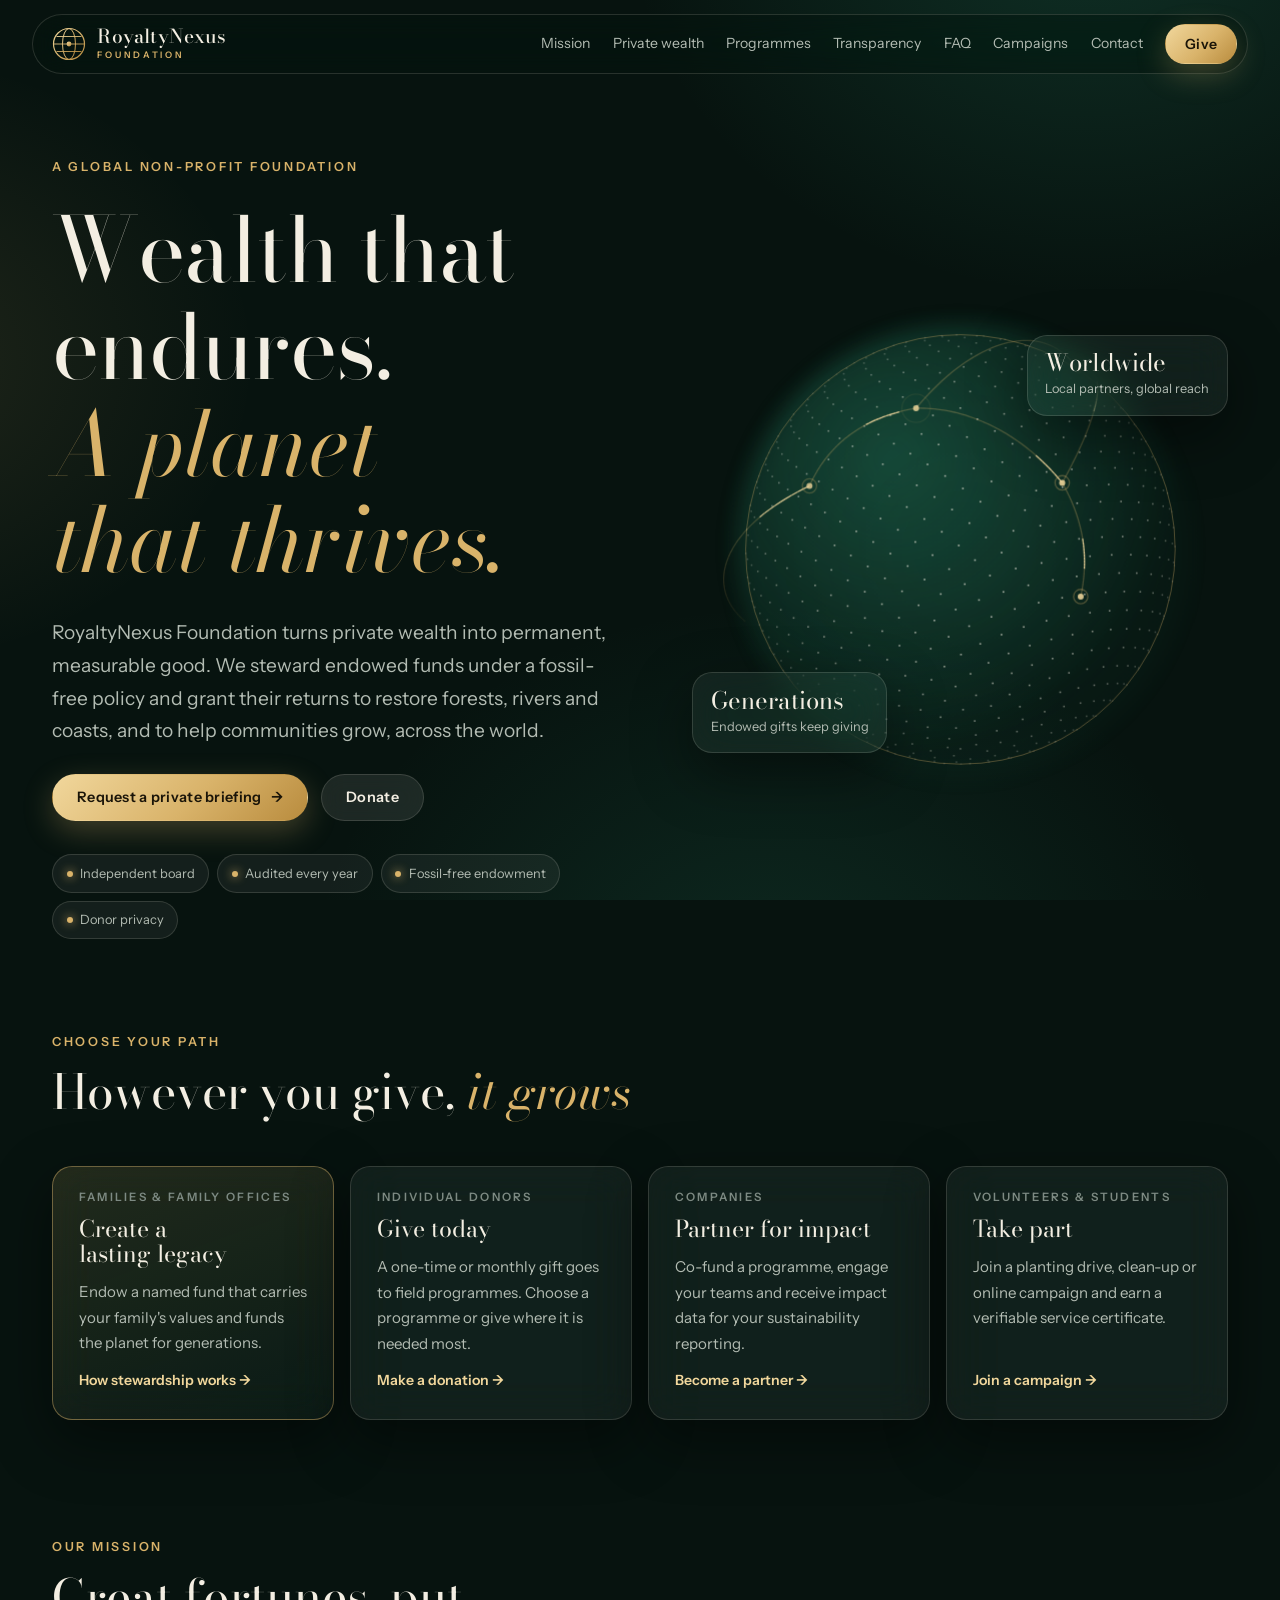
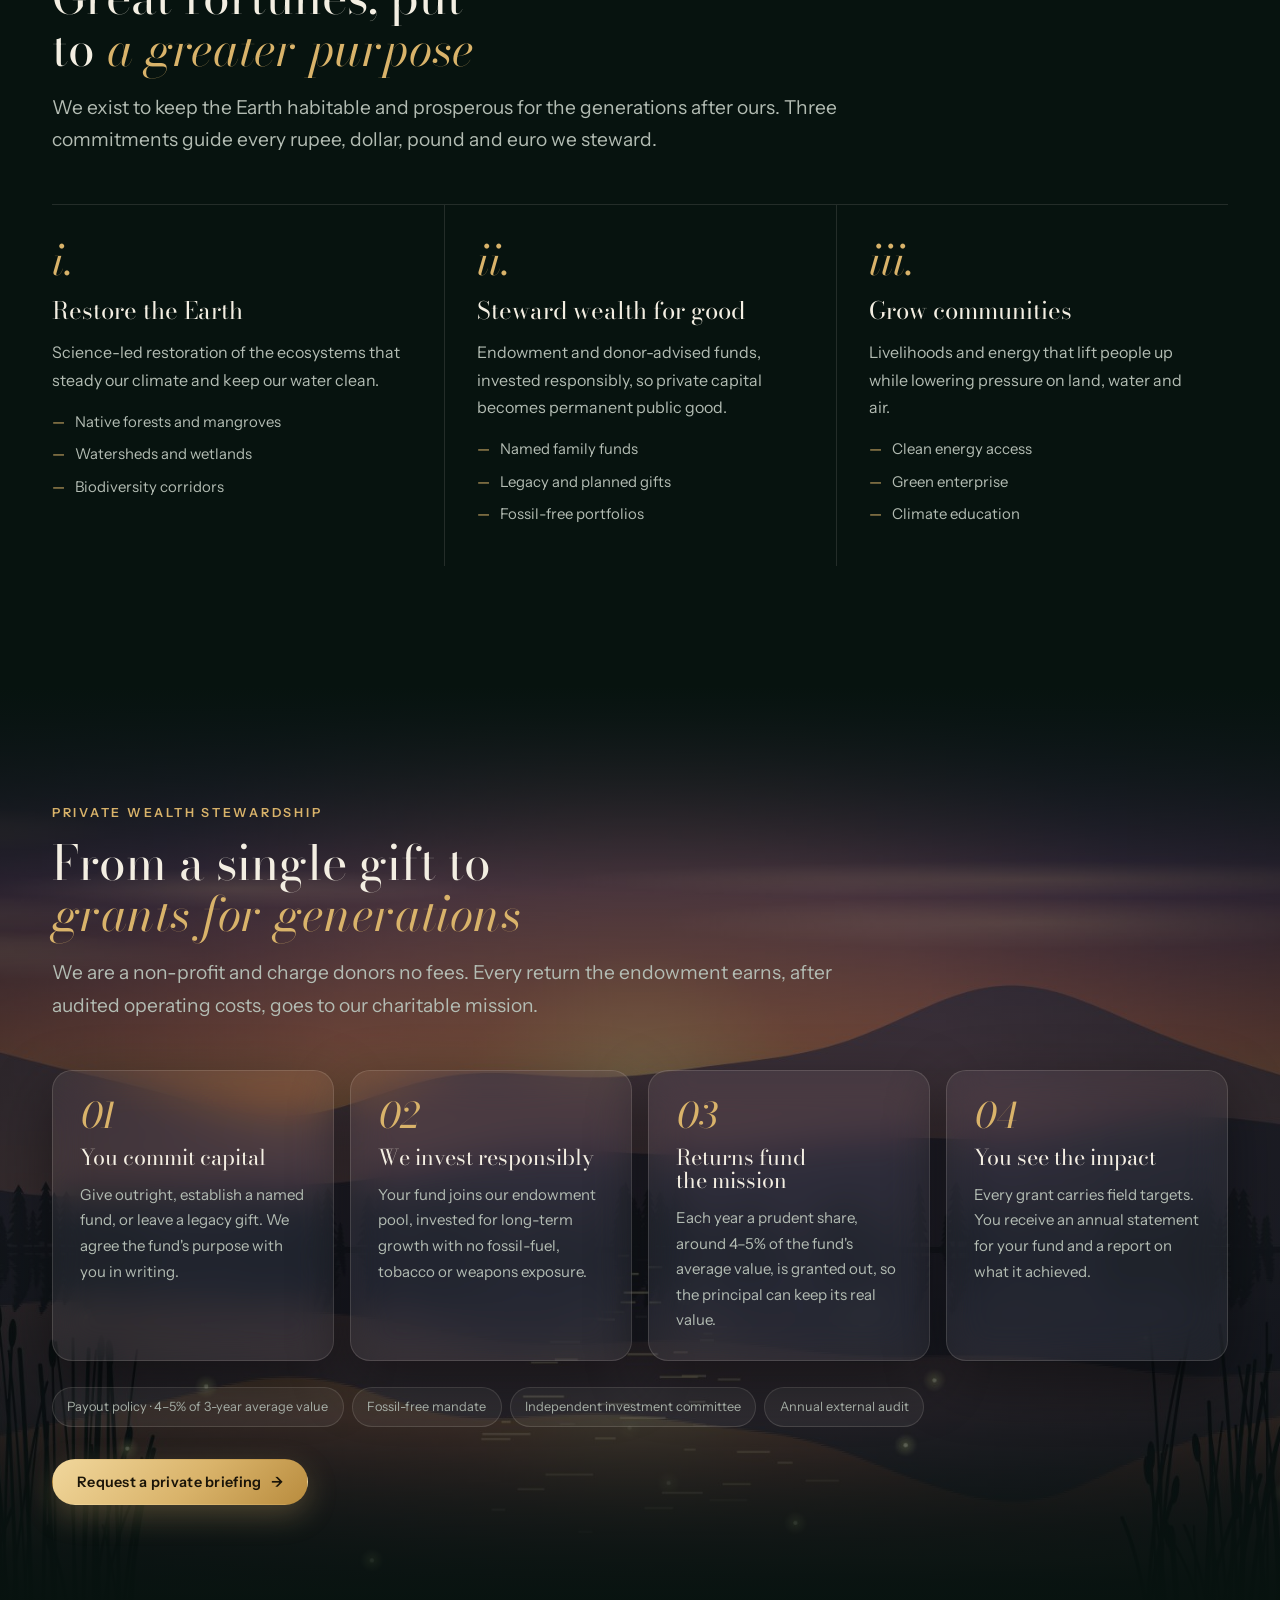
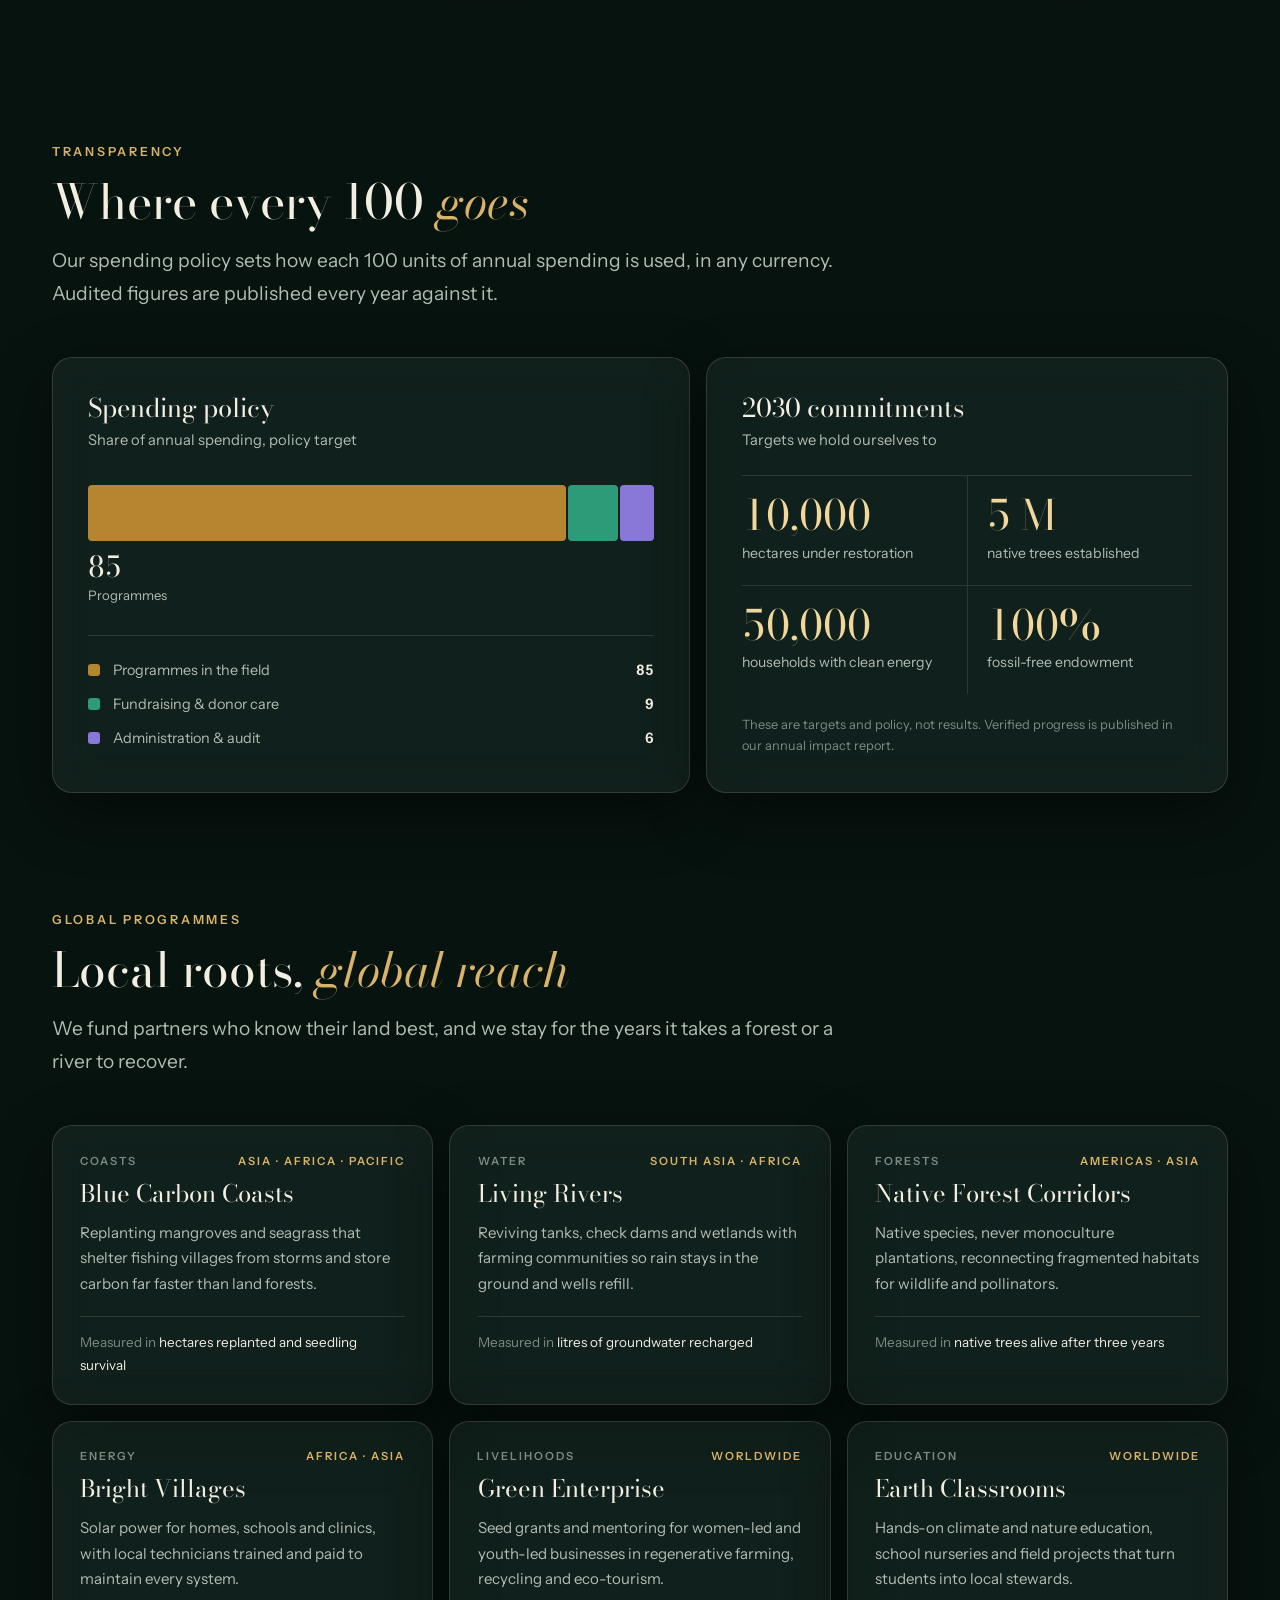
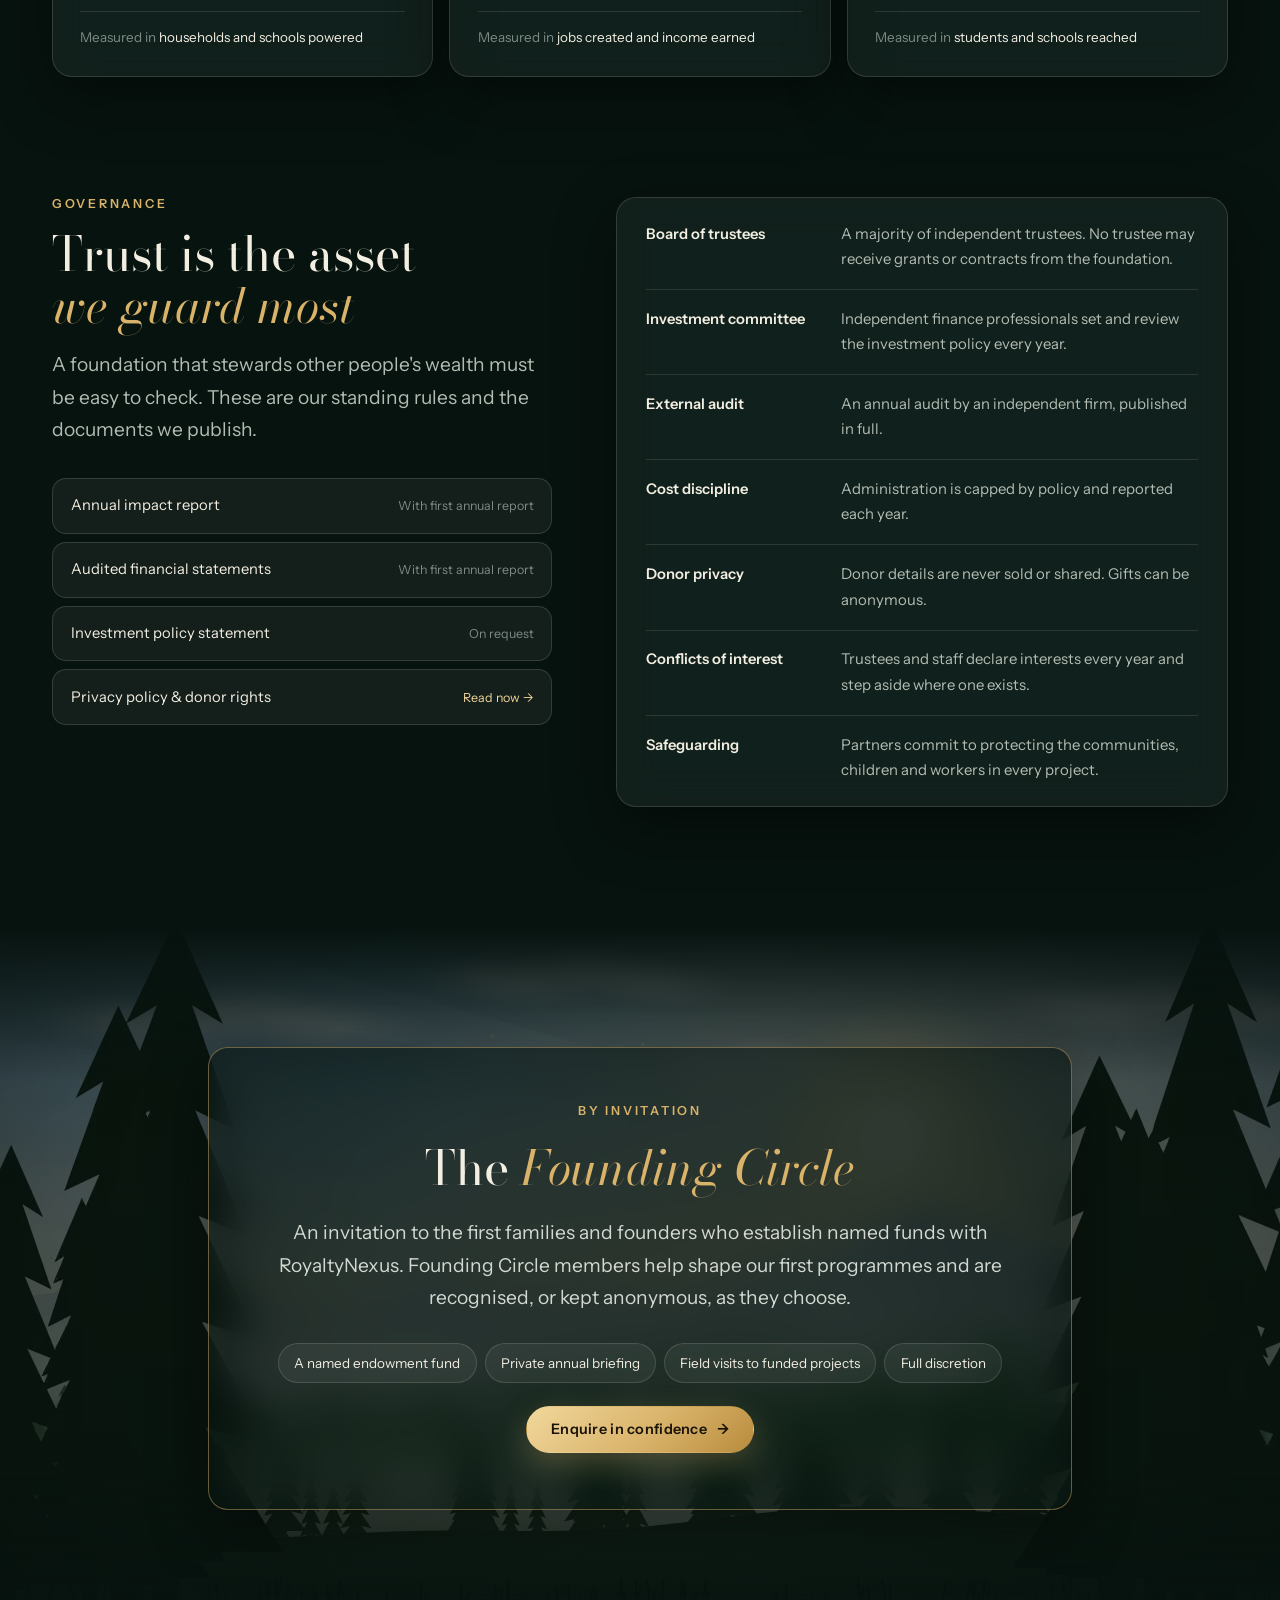
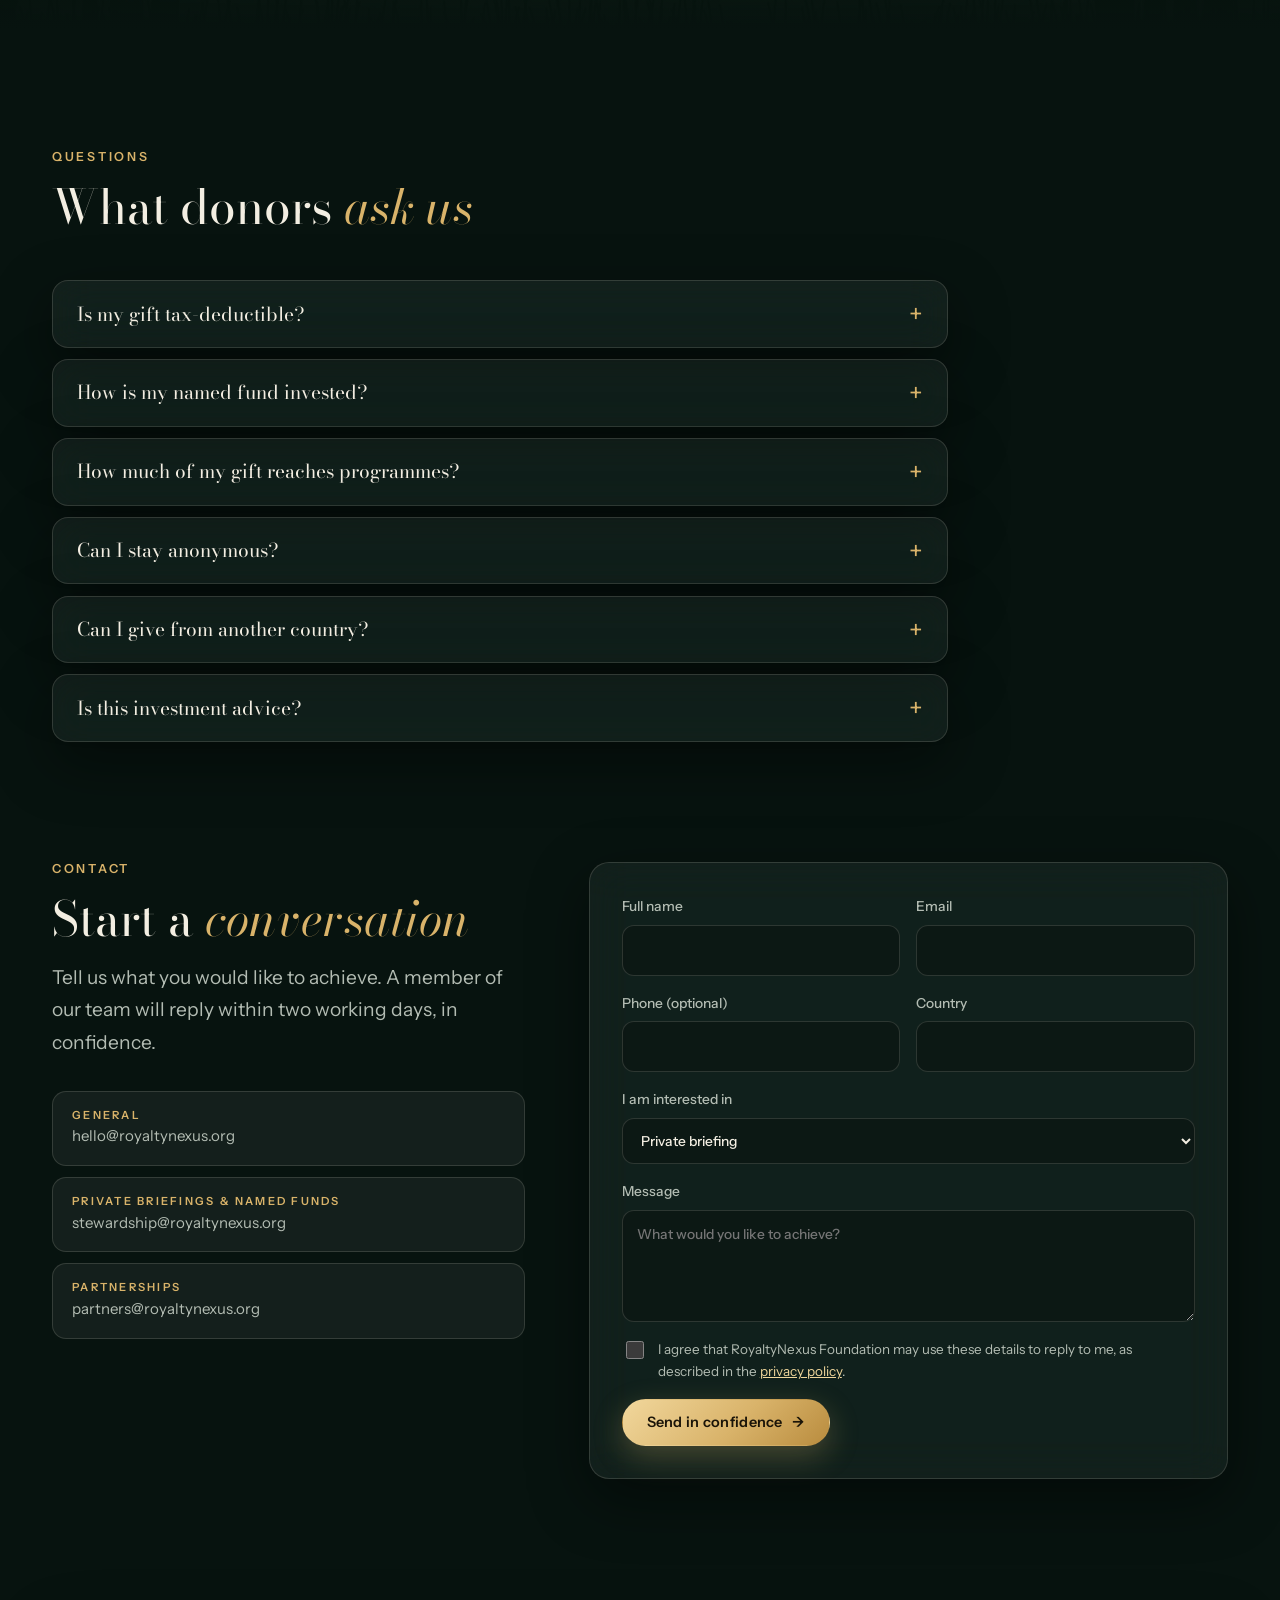
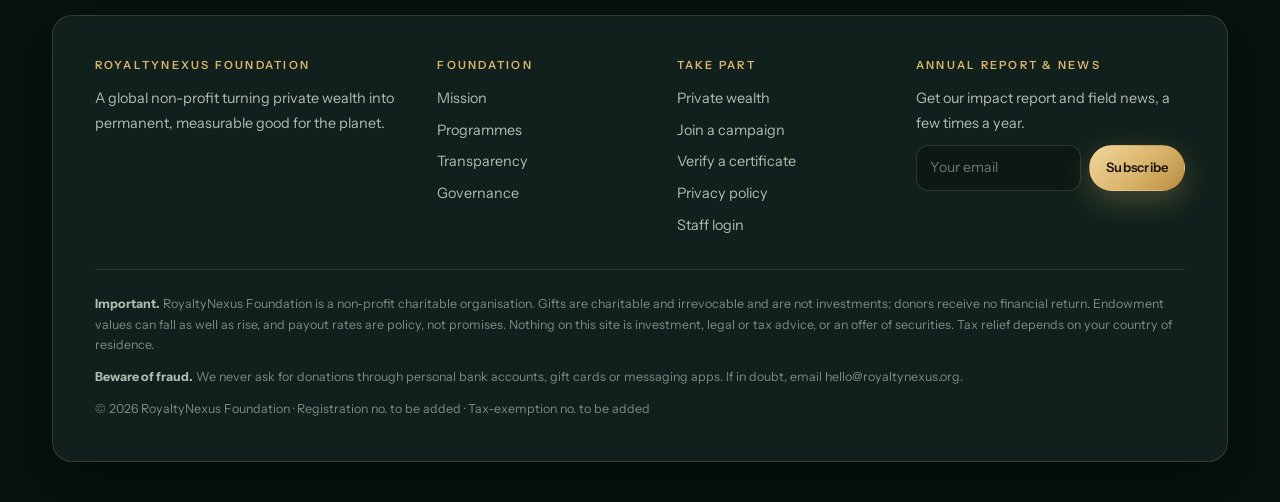
<file: index.html>
<!doctype html>
<html lang="en">
<head>
<meta charset="utf-8">
<meta name="viewport" content="width=device-width, initial-scale=1, viewport-fit=cover">
<title>RoyaltyNexus Foundation</title>
<meta name="description" content="RoyaltyNexus Foundation is a global non-profit that turns private wealth into permanent, measurable good for the planet: endowed funds, fossil-free stewardship and grants that restore forests, rivers and coasts.">
<meta name="theme-color" content="#07130f">
<meta property="og:type" content="website">
<meta property="og:title" content="RoyaltyNexus Foundation">
<meta property="og:description" content="Wealth that endures. A planet that thrives. Endowed funds, fossil-free stewardship and grants that restore the Earth.">
<meta property="og:image" content="assets/photos/forest-hero.jpg">
<meta name="twitter:card" content="summary_large_image">
<link rel="icon" href="assets/favicon.svg" type="image/svg+xml">
<link rel="preconnect" href="https://fonts.googleapis.com">
<link rel="preconnect" href="https://fonts.gstatic.com" crossorigin>
<link rel="stylesheet" href="https://fonts.googleapis.com/css2?family=Bodoni+Moda:ital,opsz,wght@0,6..96,400;0,6..96,500;1,6..96,400&family=Instrument+Sans:wght@400;500;600&display=swap">
<script type="application/ld+json">
{"@context":"https://schema.org","@type":"NGO","name":"RoyaltyNexus Foundation","url":"https://royaltynexus.com/","logo":"https://royaltynexus.com/assets/favicon.svg","description":"A global non-profit foundation that stewards private wealth through endowed funds and grants to restore the Earth's environment and help communities grow.","email":"hello@royaltynexus.org","nonprofitStatus":"Nonprofit"}
</script>
<style>
/* Layout: a private-bank night. Deep emerald ground, champagne gold, frosted glass; one turning globe carries the hero. Single dark look by design. */
:root {
  color-scheme: dark;
  --bg: #07130f;
  --bg-2: #0c1c17;
  --ink: #f3eee2;
  --muted: #b3bcb3;
  --faint: #7d8a83;
  --gold: #d9b36a;
  --gold-hi: #f1d79c;
  --emerald: #2e9b78;
  --line: rgba(243, 238, 226, .12);
  --glass: rgba(255, 255, 255, .055);
  --glass-hi: rgba(255, 255, 255, .09);
  --glass-line: rgba(243, 238, 226, .14);
  --gold-line: rgba(217, 179, 106, .45);
  --shadow: 0 20px 60px rgba(0, 0, 0, .45);
  /* Spending chart: validated categorical palette (dark surface) */
  --c1: #b5852f; --c2: #2e9b78; --c3: #8a78d8;

  --display: "Bodoni Moda", "Didot", "Bodoni 72", Georgia, serif;
  --body: "Instrument Sans", "Helvetica Neue", Arial, sans-serif;
  --s-1: .78rem; --s0: 1rem; --s1: 1.2rem; --s2: 1.5rem; --s3: clamp(2rem, 4vw, 3rem); --s4: clamp(2.7rem, 7vw, 5.6rem);
  --wrap: 76rem; --r: 20px;
}
* { box-sizing: border-box; }
html { scroll-behavior: smooth; }
body { margin: 0; background: var(--bg); color: var(--ink); font: 400 var(--s0)/1.7 var(--body); -webkit-font-smoothing: antialiased; overflow-x: hidden; }
img, video { max-width: 100%; }
a { color: var(--gold-hi); }
:focus-visible { outline: 2px solid var(--gold-hi); outline-offset: 3px; border-radius: 4px; }
h1, h2, h3 { font-family: var(--display); font-weight: 400; line-height: 1.08; text-wrap: balance; margin: 0; }
h2 { font-size: var(--s3); }
h3 { font-size: var(--s2); }
h2 em, h1 em { font-style: italic; color: var(--gold); }
p { margin: 0; max-width: 64ch; }
.wrap { max-width: var(--wrap); margin: 0 auto; padding-inline: 20px; }
.label { font: 600 var(--s-1)/1.2 var(--body); letter-spacing: .22em; text-transform: uppercase; color: var(--gold); }
.lede { font-size: var(--s1); color: var(--muted); }
section { padding-block: clamp(4.5rem, 10vw, 7.5rem); position: relative; }
.head { display: grid; gap: 1rem; margin-bottom: 3rem; max-width: 50rem; }
.rule { height: 1px; background: linear-gradient(90deg, transparent, var(--gold-line), transparent); border: 0; margin: 0; }

/* Ambient light behind everything */
.ambient { position: fixed; inset: 0; z-index: -1; pointer-events: none; background:
  radial-gradient(60vmax 50vmax at 85% -10%, rgba(46, 155, 120, .22), transparent 60%),
  radial-gradient(50vmax 40vmax at -10% 40%, rgba(217, 179, 106, .12), transparent 60%),
  radial-gradient(60vmax 50vmax at 60% 110%, rgba(46, 155, 120, .16), transparent 60%), var(--bg); }

/* Glass */
.glass { background: var(--glass); border: 1px solid var(--glass-line); border-radius: var(--r); box-shadow: var(--shadow); -webkit-backdrop-filter: blur(20px) saturate(140%); backdrop-filter: blur(20px) saturate(140%); }
@supports not ((backdrop-filter: blur(1px)) or (-webkit-backdrop-filter: blur(1px))) { .glass { background: rgba(16, 32, 26, .92); } }

/* Buttons */
.btn { display: inline-flex; align-items: center; gap: .6rem; padding: .95rem 1.5rem; border-radius: 999px; font: 600 .9rem/1 var(--body); letter-spacing: .02em; text-decoration: none; border: 1px solid transparent; cursor: pointer; transition: transform .2s ease, box-shadow .2s ease, background .2s ease; }
.btn:hover { transform: translateY(-2px); }
.btn-gold { background: linear-gradient(135deg, var(--gold-hi), var(--gold) 55%, #b98c3e); color: #1a1408; box-shadow: 0 10px 30px rgba(217, 179, 106, .28); }
.btn-gold:hover { box-shadow: 0 14px 40px rgba(217, 179, 106, .4); }
.btn-glass { background: var(--glass-hi); color: var(--ink); border-color: var(--glass-line); -webkit-backdrop-filter: blur(12px); backdrop-filter: blur(12px); }
.btn-glass:hover { border-color: var(--gold-line); }
.btn .arrow { transition: transform .2s ease; }
.btn:hover .arrow { transform: translateX(3px); }

/* Header */
.top { position: fixed; z-index: 30; left: 0; right: 0; top: calc(env(safe-area-inset-top, 0px) + 14px); padding-inline: 14px; }
.top-bar { position: relative; max-width: var(--wrap); margin: 0 auto; display: flex; align-items: center; justify-content: space-between; gap: 1rem; padding: .55rem .6rem .55rem 1.2rem; border-radius: 999px; background: rgba(7, 19, 15, .45); border: 1px solid var(--glass-line); -webkit-backdrop-filter: blur(18px) saturate(140%); backdrop-filter: blur(18px) saturate(140%); transition: background .3s ease, box-shadow .3s ease; }
.top.scrolled .top-bar { background: rgba(7, 19, 15, .78); box-shadow: var(--shadow); }
.brand { display: flex; align-items: center; gap: .7rem; color: var(--ink); text-decoration: none; }
.brand svg { width: 34px; height: 34px; flex: none; }
.brand b { display: block; font: 500 1.2rem/1 var(--display); letter-spacing: .01em; }
.brand small { display: block; font: 600 .56rem/1 var(--body); letter-spacing: .32em; text-transform: uppercase; color: var(--gold); margin-top: 5px; }
.nav { display: flex; align-items: center; gap: 1.4rem; }
.nav a { color: var(--muted); text-decoration: none; font-size: .88rem; transition: color .2s; }
.nav a:hover { color: var(--ink); }
.nav .btn { color: #1a1408; padding: .75rem 1.2rem; }
.menu-btn { display: none; background: var(--glass-hi); border: 1px solid var(--glass-line); border-radius: 999px; padding: .55rem 1rem; color: var(--ink); font: 500 .85rem var(--body); cursor: pointer; }
@media (max-width: 1020px) {
  .menu-btn { display: block; }
  .nav { display: none; position: absolute; left: 0; right: 0; top: calc(100% + 10px); flex-direction: column; align-items: stretch; gap: .15rem; padding: .8rem; border-radius: 20px; background: rgba(9, 22, 18, .96); border: 1px solid var(--glass-line); box-shadow: var(--shadow); }
  .nav a { padding: .7rem .9rem; border-radius: 12px; color: var(--ink); }
  .nav .btn { justify-content: center; margin-top: .4rem; }
  .nav.open { display: flex; }
}

/* Hero */
.hero { padding-block: clamp(8rem, 14vw, 10rem) clamp(4rem, 8vw, 6rem); overflow: hidden; }
.hero .wrap { display: grid; grid-template-columns: 1.05fr .95fr; gap: clamp(1.5rem, 4vw, 3rem); align-items: center; }
.hero-copy { display: grid; gap: 1.7rem; min-width: 0; position: relative; z-index: 1; }
.hero h1 { font-size: var(--s4); letter-spacing: -.01em; }
.hero h1 span { display: block; }
.hero .lede { max-width: 36rem; }
.actions { display: flex; flex-wrap: wrap; gap: .8rem; }
.chips { display: flex; flex-wrap: wrap; gap: .5rem; margin-top: .4rem; }
.chips span { display: inline-flex; align-items: center; gap: .45rem; font-size: .8rem; color: var(--muted); padding: .45rem .85rem; border-radius: 999px; background: var(--glass); border: 1px solid var(--glass-line); }
.chips span::before { content: ""; width: 6px; height: 6px; border-radius: 50%; background: var(--gold); box-shadow: 0 0 10px var(--gold); }
.globe { position: relative; aspect-ratio: 1; width: 100%; max-width: 100%; }
.globe canvas { position: absolute; inset: 0; width: 100%; height: 100%; display: block; }
.globe::before { content: ""; position: absolute; inset: 8%; border-radius: 50%; background: radial-gradient(circle at 35% 30%, rgba(46, 155, 120, .35), rgba(7, 19, 15, 0) 70%); filter: blur(10px); }
.globe-card { position: absolute; padding: .9rem 1.1rem; display: grid; gap: .1rem; font-size: .8rem; color: var(--muted); }
.globe-card b { font: 400 1.5rem/1.1 var(--display); color: var(--ink); }
.globe-card.a { left: 0; bottom: 12%; }
.globe-card.b { right: 0; top: 10%; }
@media (max-width: 900px) {
  .hero .wrap { grid-template-columns: 1fr; }
  .globe { max-width: 30rem; margin-inline: auto; }
}

/* Paths */
.paths { display: grid; grid-template-columns: repeat(4, 1fr); gap: 1rem; }
.path { padding: 1.6rem; display: grid; gap: .8rem; grid-template-rows: auto auto 1fr auto; text-decoration: none; color: var(--ink); min-width: 0; transition: transform .25s ease, border-color .25s ease, background .25s ease; }
.path:hover { transform: translateY(-5px); border-color: var(--gold-line); background: var(--glass-hi); }
.path .who { font: 600 .72rem/1 var(--body); letter-spacing: .2em; text-transform: uppercase; color: var(--faint); }
.path h3 { font-size: 1.45rem; }
.path p { color: var(--muted); font-size: .94rem; }
.path .go { font-weight: 600; font-size: .88rem; color: var(--gold-hi); }
.path.prime { border-color: var(--gold-line); background: linear-gradient(160deg, rgba(217, 179, 106, .14), rgba(255, 255, 255, .03)); }
@media (max-width: 1020px) { .paths { grid-template-columns: 1fr 1fr; } }
@media (max-width: 560px) { .paths { grid-template-columns: 1fr; } }

/* Pillars */
.pillars { display: grid; grid-template-columns: repeat(3, 1fr); gap: 0; border-top: 1px solid var(--line); }
.pillar { padding: 2.2rem 2rem 2.4rem 0; display: grid; gap: 1rem; align-content: start; min-width: 0; }
.pillar + .pillar { padding-left: 2rem; border-left: 1px solid var(--line); }
.pillar .num { font: italic 400 2.6rem/1 var(--display); color: var(--gold); }
.pillar p { color: var(--muted); }
.pillar ul { margin: 0; padding: 0; list-style: none; display: grid; gap: .45rem; font-size: .93rem; color: var(--muted); }
.pillar li::before { content: "—"; color: var(--gold); margin-right: .6rem; }
@media (max-width: 900px) { .pillars { grid-template-columns: 1fr; } .pillar, .pillar + .pillar { padding: 2rem 0; border-left: 0; border-bottom: 1px solid var(--line); } }

/* Photo bands */
.band { isolation: isolate; overflow: hidden; }
.band-bg { position: absolute; inset: 0; z-index: -2; background: #10251d center / cover no-repeat; }
.band-bg video { width: 100%; height: 100%; object-fit: cover; display: block; }
.band::after { content: ""; position: absolute; inset: 0; z-index: -1; background: linear-gradient(180deg, var(--bg) 0%, rgba(7, 19, 15, .55) 22%, rgba(7, 19, 15, .6) 78%, var(--bg) 100%); }

/* Steps */
.steps { list-style: none; margin: 0; padding: 0; display: grid; grid-template-columns: repeat(4, 1fr); gap: 1rem; counter-reset: s; }
.steps li { counter-increment: s; padding: 1.7rem; display: grid; gap: .8rem; align-content: start; min-width: 0; }
.steps li::before { content: counter(s, decimal-leading-zero); font: italic 400 2.2rem/1 var(--display); color: var(--gold); }
.steps h3 { font-size: 1.35rem; }
.steps p { color: var(--muted); font-size: .94rem; }
.policy { display: flex; flex-wrap: wrap; gap: .5rem; margin-top: 1.6rem; }
.policy span { font-size: .8rem; color: var(--muted); padding: .5rem .9rem; border-radius: 999px; background: var(--glass); border: 1px solid var(--glass-line); }
.band .actions { margin-top: 2rem; }
@media (max-width: 1020px) { .steps { grid-template-columns: 1fr 1fr; } }
@media (max-width: 560px) { .steps { grid-template-columns: 1fr; } }

/* Transparency */
.trans { display: grid; grid-template-columns: 1.1fr .9fr; gap: 1rem; }
.panel { padding: clamp(1.5rem, 3vw, 2.2rem); min-width: 0; }
.panel h3 { font-size: 1.6rem; margin-bottom: .4rem; }
.panel .sub { color: var(--muted); font-size: .92rem; }
.split { position: relative; display: flex; gap: 2px; height: 56px; margin-top: 2rem; }
.split .seg { height: 100%; border-radius: 4px; cursor: default; position: relative; transition: filter .2s; }
.split .seg:hover, .split .seg:focus-visible { filter: brightness(1.2); }
.split-labels { display: flex; gap: 2px; margin-top: .7rem; }
.split-labels div { min-width: 0; font-size: .82rem; color: var(--muted); }
.split-labels b { display: block; font: 400 1.8rem/1.1 var(--display); color: var(--ink); font-variant-numeric: tabular-nums; }
.tip { position: absolute; bottom: calc(100% + 10px); transform: translateX(-50%); white-space: nowrap; pointer-events: none; padding: .45rem .7rem; border-radius: 10px; font-size: .8rem; background: rgba(9, 22, 18, .96); border: 1px solid var(--glass-line); color: var(--ink); }
.legend { display: grid; gap: .6rem; margin-top: 1.8rem; padding-top: 1.4rem; border-top: 1px solid var(--line); font-size: .9rem; }
.legend div { display: grid; grid-template-columns: 12px 1fr auto; gap: .8rem; align-items: baseline; }
.legend i { width: 12px; height: 12px; border-radius: 3px; transform: translateY(1px); }
.legend span { color: var(--muted); }
.legend b { font-weight: 600; font-variant-numeric: tabular-nums; }
.targets { display: grid; grid-template-columns: 1fr 1fr; gap: 0; margin-top: 1.4rem; }
.target { padding: 1.2rem 0; display: grid; gap: .3rem; border-top: 1px solid var(--line); min-width: 0; }
.target:nth-child(odd) { padding-right: 1.2rem; }
.target:nth-child(even) { padding-left: 1.2rem; border-left: 1px solid var(--line); }
.target b { font: 400 clamp(1.9rem, 3.5vw, 2.6rem)/1 var(--display); color: var(--gold-hi); font-variant-numeric: tabular-nums; }
.target span { color: var(--muted); font-size: .88rem; }
.note { margin-top: 1.2rem; font-size: .8rem; color: var(--faint); }
@media (max-width: 900px) { .trans { grid-template-columns: 1fr; } }
@media (max-width: 440px) { .targets { grid-template-columns: 1fr; } .target:nth-child(n) { padding: 1.1rem 0; border-left: 0; } }

/* Programmes */
.progs { display: grid; grid-template-columns: repeat(3, 1fr); gap: 1rem; }
.prog { padding: 1.7rem; display: grid; gap: .8rem; align-content: start; min-width: 0; transition: transform .25s ease, border-color .25s ease; }
.prog:hover { transform: translateY(-4px); border-color: var(--gold-line); }
.prog .where { display: flex; justify-content: space-between; gap: 1rem; font: 600 .7rem/1.3 var(--body); letter-spacing: .18em; text-transform: uppercase; color: var(--faint); }
.prog .where em { font-style: normal; color: var(--gold); }
.prog h3 { font-size: 1.5rem; }
.prog p { color: var(--muted); font-size: .94rem; }
.prog .unit { margin-top: .4rem; padding-top: .9rem; border-top: 1px solid var(--line); font-size: .84rem; color: var(--ink); }
.prog .unit::before { content: "Measured in "; color: var(--faint); }
@media (max-width: 1020px) { .progs { grid-template-columns: 1fr 1fr; } }
@media (max-width: 640px) { .progs { grid-template-columns: 1fr; } }

/* Governance */
.gov { display: grid; grid-template-columns: .9fr 1.1fr; gap: clamp(2rem, 5vw, 4rem); align-items: start; }
.rules { margin: 0; padding: .4rem 1.8rem; }
.rules div { display: grid; grid-template-columns: 11rem 1fr; gap: 1.2rem; padding-block: 1.05rem; }
.rules div + div { border-top: 1px solid var(--line); }
.rules dt { font-weight: 600; font-size: .92rem; }
.rules dd { margin: 0; color: var(--muted); font-size: .93rem; min-width: 0; }
.docs { display: grid; gap: .5rem; margin-top: 2rem; }
.doc { display: flex; justify-content: space-between; align-items: center; gap: 1rem; padding: .9rem 1.1rem; border-radius: 14px; background: var(--glass); border: 1px solid var(--glass-line); font-size: .92rem; color: var(--ink); text-decoration: none; }
.doc small { color: var(--faint); font-size: .78rem; white-space: nowrap; }
a.doc:hover { border-color: var(--gold-line); }
a.doc small { color: var(--gold-hi); }
@media (max-width: 900px) { .gov { grid-template-columns: 1fr; } .rules div { grid-template-columns: 1fr; gap: .2rem; } }

/* Founding Circle */
.circle { background: rgba(7, 19, 15, .62); max-width: 54rem; margin: 0 auto; padding: clamp(2rem, 5vw, 3.5rem); text-align: center; display: grid; gap: 1.4rem; justify-items: center; border-color: var(--gold-line); }
.circle p { color: #d3d9d2; }
.circle ul { list-style: none; margin: .4rem 0 0; padding: 0; display: flex; flex-wrap: wrap; justify-content: center; gap: .5rem; }
.circle li { font-size: .84rem; padding: .5rem .95rem; border-radius: 999px; border: 1px solid var(--glass-line); background: var(--glass); color: var(--ink); }

/* FAQ */
.faq { display: grid; gap: .7rem; max-width: 56rem; }
.faq details { padding: 0 1.5rem; border-radius: 16px; }
.faq summary { cursor: pointer; list-style: none; padding: 1.25rem 0; display: flex; justify-content: space-between; gap: 1rem; align-items: center; font: 400 1.2rem/1.3 var(--display); }
.faq summary::-webkit-details-marker { display: none; }
.faq summary::after { content: "+"; font: 300 1.6rem/1 var(--body); color: var(--gold); transition: transform .25s ease; flex: none; }
.faq details[open] summary::after { transform: rotate(45deg); }
.faq details p { padding-bottom: 1.3rem; color: var(--muted); }

/* Contact */
.contact { display: grid; grid-template-columns: .85fr 1.15fr; gap: clamp(2rem, 5vw, 4rem); align-items: start; }
.reach { display: grid; gap: .7rem; margin-top: 2rem; font-style: normal; }
.reach div { padding: 1rem 1.2rem; border-radius: 14px; background: var(--glass); border: 1px solid var(--glass-line); color: var(--muted); font-size: .94rem; }
.reach b { display: block; font: 600 .7rem/1.4 var(--body); letter-spacing: .2em; text-transform: uppercase; color: var(--gold); }
form { display: grid; gap: 1rem; padding: clamp(1.4rem, 3vw, 2rem); min-width: 0; }
.row2 { display: grid; grid-template-columns: 1fr 1fr; gap: 1rem; }
label { display: grid; gap: .4rem; font-size: .86rem; font-weight: 500; color: var(--muted); }
input, select, textarea { font: inherit; color: var(--ink); background: rgba(0, 0, 0, .25); border: 1px solid var(--glass-line); border-radius: 12px; padding: .8rem .9rem; width: 100%; }
input:focus, select:focus, textarea:focus { outline: none; border-color: var(--gold); box-shadow: 0 0 0 3px rgba(217, 179, 106, .2); }
select option { background: var(--bg-2); }
textarea { min-height: 7rem; resize: vertical; }
.consent { display: flex; gap: .7rem; align-items: flex-start; font-weight: 400; font-size: .84rem; }
.consent input { width: 18px; height: 18px; margin-top: .2rem; flex: none; accent-color: var(--gold); }
.form-msg { font-size: .9rem; color: var(--gold-hi); }
.form-msg.err { color: #f0a58f; }
@media (max-width: 900px) { .contact { grid-template-columns: 1fr; } }
@media (max-width: 520px) { .row2 { grid-template-columns: 1fr; } }

/* Footer */
footer { padding-block: 1rem 2.5rem; }
.foot { padding: clamp(1.6rem, 4vw, 2.6rem); display: grid; gap: 2rem; font-size: .9rem; color: var(--muted); }
.foot-grid { display: grid; grid-template-columns: 1.5fr 1fr 1fr 1.3fr; gap: 2rem; }
footer h4 { margin: 0 0 .8rem; font: 600 .7rem/1.4 var(--body); letter-spacing: .2em; text-transform: uppercase; color: var(--gold); }
footer ul { list-style: none; margin: 0; padding: 0; display: grid; gap: .45rem; }
footer a { color: inherit; text-decoration: none; }
footer a:hover { color: var(--ink); }
.news { display: flex; gap: .5rem; padding: 0; background: none; border: 0; box-shadow: none; margin-top: .6rem; }
.news input { padding: .65rem .8rem; font-size: .88rem; }
.news .btn { padding: .65rem 1rem; font-size: .82rem; flex: none; }
.legal { border-top: 1px solid var(--line); padding-top: 1.5rem; display: grid; gap: .7rem; font-size: .78rem; line-height: 1.65; color: var(--faint); }
.legal p { max-width: none; }
@media (max-width: 900px) { .foot-grid { grid-template-columns: 1fr 1fr; } }
@media (max-width: 520px) { .foot-grid { grid-template-columns: 1fr; } }

/* Entrance: content stays visible if scripts never run */
.reveal { transition: opacity .8s ease, transform .8s ease; }
.js .reveal.pending { opacity: 0; transform: translateY(22px); }
@media (prefers-reduced-motion: reduce) {
  html { scroll-behavior: auto; }
  .band-bg video { display: none; }
  .btn, .path, .prog, .reveal { transition: none; }
  .js .reveal.pending { opacity: 1; transform: none; }
}
</style>
</head>
<body>
<div class="ambient" aria-hidden="true"></div>

<header class="top" id="topBar">
  <div class="top-bar">
    <a class="brand" href="#top" aria-label="RoyaltyNexus Foundation, home">
      <svg viewBox="0 0 34 34" aria-hidden="true"><defs><linearGradient id="g" x1="0" y1="0" x2="1" y2="1"><stop offset="0" stop-color="#f1d79c"/><stop offset="1" stop-color="#b98c3e"/></linearGradient></defs><circle cx="17" cy="17" r="15.5" fill="none" stroke="url(#g)" stroke-width="1.2"/><ellipse cx="17" cy="17" rx="6.5" ry="15.5" fill="none" stroke="url(#g)" stroke-width="1"/><path d="M2 17h30M4.5 9.5h25M4.5 24.5h25" stroke="url(#g)" stroke-width=".9" fill="none"/><circle cx="17" cy="17" r="2.4" fill="url(#g)"/></svg>
      <span><b>RoyaltyNexus</b><small>Foundation</small></span>
    </a>
    <button class="menu-btn" id="menuBtn" aria-expanded="false" aria-controls="nav">Menu</button>
    <nav class="nav" id="nav" aria-label="Main">
      <a href="#mission">Mission</a>
      <a href="#stewardship">Private wealth</a>
      <a href="#programmes">Programmes</a>
      <a href="#transparency">Transparency</a>
      <a href="#faq">FAQ</a>
      <a href="register.html">Campaigns</a>
      <a href="#contact">Contact</a>
      <a class="btn btn-gold" href="#contact" data-topic="Donation">Give</a>
    </nav>
  </div>
</header>

<main id="top">

<section class="hero">
  <div class="wrap">
    <div class="hero-copy">
      <span class="label">A global non-profit foundation</span>
      <h1><span>Wealth that endures.</span><span><em>A planet that thrives.</em></span></h1>
      <p class="lede">RoyaltyNexus Foundation turns private wealth into permanent, measurable good. We steward endowed funds under a fossil-free policy and grant their returns to restore forests, rivers and coasts, and to help communities grow, across the world.</p>
      <div class="actions">
        <a class="btn btn-gold" href="#contact" data-topic="Private briefing">Request a private briefing <span class="arrow" aria-hidden="true">→</span></a>
        <a class="btn btn-glass" href="#contact" data-topic="Donation">Donate</a>
      </div>
      <div class="chips" aria-label="Our commitments">
        <span>Independent board</span><span>Audited every year</span><span>Fossil-free endowment</span><span>Donor privacy</span>
      </div>
    </div>
    <div class="globe" aria-hidden="true">
      <canvas id="globe"></canvas>
      <div class="globe-card glass a"><b>Generations</b>Endowed gifts keep giving</div>
      <div class="globe-card glass b"><b>Worldwide</b>Local partners, global reach</div>
    </div>
  </div>
</section>

<section id="paths" style="padding-top:0">
  <div class="wrap">
    <div class="head reveal">
      <span class="label">Choose your path</span>
      <h2>However you give, <em>it grows</em></h2>
    </div>
    <div class="paths">
      <a class="path prime glass reveal" href="#stewardship"><span class="who">Families &amp; family offices</span><h3>Create a lasting legacy</h3><p>Endow a named fund that carries your family's values and funds the planet for generations.</p><span class="go">How stewardship works →</span></a>
      <a class="path glass reveal" href="#contact" data-topic="Donation"><span class="who">Individual donors</span><h3>Give today</h3><p>A one-time or monthly gift goes to field programmes. Choose a programme or give where it is needed most.</p><span class="go">Make a donation →</span></a>
      <a class="path glass reveal" href="#contact" data-topic="Partnership"><span class="who">Companies</span><h3>Partner for impact</h3><p>Co-fund a programme, engage your teams and receive impact data for your sustainability reporting.</p><span class="go">Become a partner →</span></a>
      <a class="path glass reveal" href="register.html"><span class="who">Volunteers &amp; students</span><h3>Take part</h3><p>Join a planting drive, clean-up or online campaign and earn a verifiable service certificate.</p><span class="go">Join a campaign →</span></a>
    </div>
  </div>
</section>

<section id="mission" style="padding-top:0">
  <div class="wrap">
    <div class="head reveal">
      <span class="label">Our mission</span>
      <h2>Great fortunes, put to <em>a greater purpose</em></h2>
      <p class="lede">We exist to keep the Earth habitable and prosperous for the generations after ours. Three commitments guide every rupee, dollar, pound and euro we steward.</p>
    </div>
    <div class="pillars">
      <article class="pillar reveal"><span class="num">i.</span><h3>Restore the Earth</h3><p>Science-led restoration of the ecosystems that steady our climate and keep our water clean.</p><ul><li>Native forests and mangroves</li><li>Watersheds and wetlands</li><li>Biodiversity corridors</li></ul></article>
      <article class="pillar reveal"><span class="num">ii.</span><h3>Steward wealth for good</h3><p>Endowment and donor-advised funds, invested responsibly, so private capital becomes permanent public good.</p><ul><li>Named family funds</li><li>Legacy and planned gifts</li><li>Fossil-free portfolios</li></ul></article>
      <article class="pillar reveal"><span class="num">iii.</span><h3>Grow communities</h3><p>Livelihoods and energy that lift people up while lowering pressure on land, water and air.</p><ul><li>Clean energy access</li><li>Green enterprise</li><li>Climate education</li></ul></article>
    </div>
  </div>
</section>

<section id="stewardship" class="band">
  <div class="band-bg" style="background-image:url('assets/photos/forest-lake.jpg')"></div>
  <div class="wrap">
    <div class="head reveal">
      <span class="label">Private wealth stewardship</span>
      <h2>From a single gift to <em>grants for generations</em></h2>
      <p class="lede">We are a non-profit and charge donors no fees. Every return the endowment earns, after audited operating costs, goes to our charitable mission.</p>
    </div>
    <ol class="steps">
      <li class="glass reveal"><h3>You commit capital</h3><p>Give outright, establish a named fund, or leave a legacy gift. We agree the fund's purpose with you in writing.</p></li>
      <li class="glass reveal"><h3>We invest responsibly</h3><p>Your fund joins our endowment pool, invested for long-term growth with no fossil-fuel, tobacco or weapons exposure.</p></li>
      <li class="glass reveal"><h3>Returns fund the mission</h3><p>Each year a prudent share, around 4–5% of the fund's average value, is granted out, so the principal can keep its real value.</p></li>
      <li class="glass reveal"><h3>You see the impact</h3><p>Every grant carries field targets. You receive an annual statement for your fund and a report on what it achieved.</p></li>
    </ol>
    <div class="policy reveal" aria-label="Investment policy">
      <span>Payout policy · 4–5% of 3-year average value</span><span>Fossil-free mandate</span><span>Independent investment committee</span><span>Annual external audit</span>
    </div>
    <div class="actions reveal">
      <a class="btn btn-gold" href="#contact" data-topic="Private briefing">Request a private briefing <span class="arrow" aria-hidden="true">→</span></a>
    </div>
  </div>
</section>

<section id="transparency">
  <div class="wrap">
    <div class="head reveal">
      <span class="label">Transparency</span>
      <h2>Where every 100 <em>goes</em></h2>
      <p class="lede">Our spending policy sets how each 100 units of annual spending is used, in any currency. Audited figures are published every year against it.</p>
    </div>
    <div class="trans">
      <div class="panel glass reveal">
        <h3>Spending policy</h3>
        <p class="sub">Share of annual spending, policy target</p>
        <div class="split" id="split" role="img" aria-label="Spending policy: programmes 85, fundraising and donor care 9, administration 6, out of every 100.">
          <div class="seg" tabindex="0" style="flex:85;background:var(--c1)" data-tip="Programmes · 85 of every 100"></div>
          <div class="seg" tabindex="0" style="flex:9;background:var(--c2)" data-tip="Fundraising &amp; donor care · 9 of every 100"></div>
          <div class="seg" tabindex="0" style="flex:6;background:var(--c3)" data-tip="Administration · 6 of every 100"></div>
        </div>
        <div class="split-labels" aria-hidden="true">
          <div style="flex:85"><b>85</b>Programmes</div>
        </div>
        <div class="legend">
          <div><i style="background:var(--c1)"></i><span>Programmes in the field</span><b>85</b></div>
          <div><i style="background:var(--c2)"></i><span>Fundraising &amp; donor care</span><b>9</b></div>
          <div><i style="background:var(--c3)"></i><span>Administration &amp; audit</span><b>6</b></div>
        </div>
      </div>
      <div class="panel glass reveal">
        <h3>2030 commitments</h3>
        <p class="sub">Targets we hold ourselves to</p>
        <div class="targets">
          <div class="target"><b>10,000</b><span>hectares under restoration</span></div>
          <div class="target"><b>5 M</b><span>native trees established</span></div>
          <div class="target"><b>50,000</b><span>households with clean energy</span></div>
          <div class="target"><b>100%</b><span>fossil-free endowment</span></div>
        </div>
        <p class="note">These are targets and policy, not results. Verified progress is published in our annual impact report.</p>
      </div>
    </div>
  </div>
</section>

<section id="programmes" style="padding-top:0">
  <div class="wrap">
    <div class="head reveal">
      <span class="label">Global programmes</span>
      <h2>Local roots, <em>global reach</em></h2>
      <p class="lede">We fund partners who know their land best, and we stay for the years it takes a forest or a river to recover.</p>
    </div>
    <div class="progs">
      <article class="prog glass reveal"><span class="where">Coasts <em>Asia · Africa · Pacific</em></span><h3>Blue Carbon Coasts</h3><p>Replanting mangroves and seagrass that shelter fishing villages from storms and store carbon far faster than land forests.</p><span class="unit">hectares replanted and seedling survival</span></article>
      <article class="prog glass reveal"><span class="where">Water <em>South Asia · Africa</em></span><h3>Living Rivers</h3><p>Reviving tanks, check dams and wetlands with farming communities so rain stays in the ground and wells refill.</p><span class="unit">litres of groundwater recharged</span></article>
      <article class="prog glass reveal"><span class="where">Forests <em>Americas · Asia</em></span><h3>Native Forest Corridors</h3><p>Native species, never monoculture plantations, reconnecting fragmented habitats for wildlife and pollinators.</p><span class="unit">native trees alive after three years</span></article>
      <article class="prog glass reveal"><span class="where">Energy <em>Africa · Asia</em></span><h3>Bright Villages</h3><p>Solar power for homes, schools and clinics, with local technicians trained and paid to maintain every system.</p><span class="unit">households and schools powered</span></article>
      <article class="prog glass reveal"><span class="where">Livelihoods <em>Worldwide</em></span><h3>Green Enterprise</h3><p>Seed grants and mentoring for women-led and youth-led businesses in regenerative farming, recycling and eco-tourism.</p><span class="unit">jobs created and income earned</span></article>
      <article class="prog glass reveal"><span class="where">Education <em>Worldwide</em></span><h3>Earth Classrooms</h3><p>Hands-on climate and nature education, school nurseries and field projects that turn students into local stewards.</p><span class="unit">students and schools reached</span></article>
    </div>
  </div>
</section>

<section id="governance" style="padding-top:0">
  <div class="wrap gov">
    <div class="reveal">
      <div class="head" style="margin:0">
        <span class="label">Governance</span>
        <h2>Trust is the asset <em>we guard most</em></h2>
        <p class="lede">A foundation that stewards other people's wealth must be easy to check. These are our standing rules and the documents we publish.</p>
      </div>
      <div class="docs">
        <span class="doc">Annual impact report <small>With first annual report</small></span>
        <span class="doc">Audited financial statements <small>With first annual report</small></span>
        <span class="doc">Investment policy statement <small>On request</small></span>
        <a class="doc" href="privacy.html">Privacy policy &amp; donor rights <small>Read now →</small></a>
      </div>
    </div>
    <dl class="rules glass reveal">
      <div><dt>Board of trustees</dt><dd>A majority of independent trustees. No trustee may receive grants or contracts from the foundation.</dd></div>
      <div><dt>Investment committee</dt><dd>Independent finance professionals set and review the investment policy every year.</dd></div>
      <div><dt>External audit</dt><dd>An annual audit by an independent firm, published in full.</dd></div>
      <div><dt>Cost discipline</dt><dd>Administration is capped by policy and reported each year.</dd></div>
      <div><dt>Donor privacy</dt><dd>Donor details are never sold or shared. Gifts can be anonymous.</dd></div>
      <div><dt>Conflicts of interest</dt><dd>Trustees and staff declare interests every year and step aside where one exists.</dd></div>
      <div><dt>Safeguarding</dt><dd>Partners commit to protecting the communities, children and workers in every project.</dd></div>
    </dl>
  </div>
</section>

<section id="circle" class="band">
  <div class="band-bg" style="background-image:url('assets/photos/forest-hero.jpg')">
    <video autoplay muted loop playsinline preload="metadata" poster="assets/photos/forest-hero.jpg" aria-hidden="true">
      <source src="assets/video/forest-hero.webm" type="video/webm">
      <source src="assets/video/forest-hero.mp4" type="video/mp4">
    </video>
  </div>
  <div class="wrap">
    <div class="circle glass reveal">
      <span class="label">By invitation</span>
      <h2>The <em>Founding Circle</em></h2>
      <p class="lede">An invitation to the first families and founders who establish named funds with RoyaltyNexus. Founding Circle members help shape our first programmes and are recognised, or kept anonymous, as they choose.</p>
      <ul><li>A named endowment fund</li><li>Private annual briefing</li><li>Field visits to funded projects</li><li>Full discretion</li></ul>
      <a class="btn btn-gold" href="#contact" data-topic="Founding Circle">Enquire in confidence <span class="arrow" aria-hidden="true">→</span></a>
    </div>
  </div>
</section>

<section id="faq">
  <div class="wrap">
    <div class="head reveal">
      <span class="label">Questions</span>
      <h2>What donors <em>ask us</em></h2>
    </div>
    <div class="faq">
      <details class="glass reveal"><summary>Is my gift tax-deductible?</summary><p>Tax relief depends on the country you pay tax in and where the foundation is registered. We confirm eligibility in writing before you give, and issue an official receipt for every gift. Our registration and tax-exemption details are listed in the footer as each one is issued.</p></details>
      <details class="glass reveal"><summary>How is my named fund invested?</summary><p>Named funds are pooled in our endowment under a written investment policy: diversified, long-term and fossil-free, overseen by an independent investment committee. Values can fall as well as rise, so payouts are set as a share of the three-year average value to keep grants steady.</p></details>
      <details class="glass reveal"><summary>How much of my gift reaches programmes?</summary><p>Our spending policy targets 85 of every 100 for programmes. Audited figures are published each year so you can check us against it.</p></details>
      <details class="glass reveal"><summary>Can I stay anonymous?</summary><p>Yes. You can give anonymously or name a fund after a cause instead of your family. We never sell or share donor details.</p></details>
      <details class="glass reveal"><summary>Can I give from another country?</summary><p>Yes, we welcome gifts from around the world. Contact us first so we can confirm the right route for your country and the paperwork you will need.</p></details>
      <details class="glass reveal"><summary>Is this investment advice?</summary><p>No. RoyaltyNexus Foundation is a charity. Gifts to it are charitable and irrevocable, not investments, and you receive no financial return. Please take independent advice on your own finances and taxes.</p></details>
    </div>
  </div>
</section>

<section id="contact" style="padding-top:0">
  <div class="wrap contact">
    <div class="reveal">
      <div class="head" style="margin:0">
        <span class="label">Contact</span>
        <h2>Start a <em>conversation</em></h2>
        <p class="lede">Tell us what you would like to achieve. A member of our team will reply within two working days, in confidence.</p>
      </div>
      <address class="reach">
        <div><b>General</b>hello@royaltynexus.org</div>
        <div><b>Private briefings &amp; named funds</b>stewardship@royaltynexus.org</div>
        <div><b>Partnerships</b>partners@royaltynexus.org</div>
      </address>
    </div>
    <form id="contactForm" class="glass reveal" novalidate>
      <div class="row2">
        <label for="f-name">Full name<input id="f-name" name="name" autocomplete="name" required></label>
        <label for="f-email">Email<input id="f-email" name="email" type="email" autocomplete="email" required></label>
      </div>
      <div class="row2">
        <label for="f-phone">Phone (optional)<input id="f-phone" name="phone" type="tel" autocomplete="tel"></label>
        <label for="f-country">Country<input id="f-country" name="country" autocomplete="country-name"></label>
      </div>
      <label for="f-topic">I am interested in
        <select id="f-topic" name="interest">
          <option>Private briefing</option>
          <option>Founding Circle</option>
          <option>Donation</option>
          <option>Legacy gift</option>
          <option>Partnership</option>
          <option>Volunteering</option>
          <option>Something else</option>
        </select>
      </label>
      <label for="f-msg">Message<textarea id="f-msg" name="message" placeholder="What would you like to achieve?"></textarea></label>
      <label class="consent" for="f-consent"><input id="f-consent" name="consent" type="checkbox" required><span>I agree that RoyaltyNexus Foundation may use these details to reply to me, as described in the <a href="privacy.html">privacy policy</a>.</span></label>
      <button class="btn btn-gold" type="submit" style="justify-self:start">Send in confidence <span class="arrow" aria-hidden="true">→</span></button>
      <p class="form-msg" id="formMsg" role="status" hidden></p>
    </form>
  </div>
</section>

</main>

<footer>
  <div class="wrap">
    <div class="foot glass">
      <div class="foot-grid">
        <div>
          <h4>RoyaltyNexus Foundation</h4>
          <p>A global non-profit turning private wealth into permanent, measurable good for the planet.</p>
        </div>
        <div><h4>Foundation</h4><ul><li><a href="#mission">Mission</a></li><li><a href="#programmes">Programmes</a></li><li><a href="#transparency">Transparency</a></li><li><a href="#governance">Governance</a></li></ul></div>
        <div><h4>Take part</h4><ul><li><a href="#stewardship">Private wealth</a></li><li><a href="register.html">Join a campaign</a></li><li><a href="verify.html">Verify a certificate</a></li><li><a href="privacy.html">Privacy policy</a></li><li><a href="admin/login.html">Staff login</a></li></ul></div>
        <div>
          <h4>Annual report &amp; news</h4>
          <p>Get our impact report and field news, a few times a year.</p>
          <form class="news" id="newsForm" novalidate>
            <label for="n-email" style="position:absolute;left:-9999px">Email for news</label>
            <input id="n-email" type="email" placeholder="Your email" autocomplete="email">
            <button class="btn btn-gold" type="submit">Subscribe</button>
          </form>
          <p class="form-msg" id="newsMsg" role="status" hidden></p>
        </div>
      </div>
      <div class="legal">
        <p><b style="color:var(--muted)">Important.</b> RoyaltyNexus Foundation is a non-profit charitable organisation. Gifts are charitable and irrevocable and are not investments; donors receive no financial return. Endowment values can fall as well as rise, and payout rates are policy, not promises. Nothing on this site is investment, legal or tax advice, or an offer of securities. Tax relief depends on your country of residence.</p>
        <p><b style="color:var(--muted)">Beware of fraud.</b> We never ask for donations through personal bank accounts, gift cards or messaging apps. If in doubt, email hello@royaltynexus.org.</p>
        <p>© <span id="yr">2026</span> RoyaltyNexus Foundation · Registration no. to be added · Tax-exemption no. to be added</p>
      </div>
    </div>
  </div>
</footer>

<script src="js/store.js"></script>
<script>
(function () {
  document.documentElement.classList.add('js');
  var reduce = window.matchMedia('(prefers-reduced-motion: reduce)').matches;
  function save(data) { try { window.RN && RN.addEnquiry(data); } catch (e) {} }

  // Header
  var bar = document.getElementById('topBar');
  function onScroll() { bar.classList.toggle('scrolled', window.scrollY > 40); }
  window.addEventListener('scroll', onScroll, { passive: true }); onScroll();
  var btn = document.getElementById('menuBtn'), nav = document.getElementById('nav');
  btn.addEventListener('click', function () { btn.setAttribute('aria-expanded', nav.classList.toggle('open')); });
  nav.addEventListener('click', function (e) { if (e.target.closest('a')) { nav.classList.remove('open'); btn.setAttribute('aria-expanded', 'false'); } });

  // Reveal below-the-fold blocks as they scroll in
  if ('IntersectionObserver' in window && !reduce) {
    var io = new IntersectionObserver(function (entries) {
      entries.forEach(function (en) { if (en.isIntersecting) { en.target.classList.remove('pending'); io.unobserve(en.target); } });
    }, { rootMargin: '0px 0px -6% 0px' });
    document.querySelectorAll('.reveal').forEach(function (el) {
      if (el.getBoundingClientRect().top > window.innerHeight) { el.classList.add('pending'); io.observe(el); }
    });
  }

  // Calls to action preselect the enquiry topic
  var topic = document.getElementById('f-topic');
  document.querySelectorAll('[data-topic]').forEach(function (a) {
    a.addEventListener('click', function () { topic.value = a.dataset.topic; });
  });

  // Spending chart tooltip
  var split = document.getElementById('split'), tip = null;
  function showTip(seg) {
    if (!tip) { tip = document.createElement('div'); tip.className = 'tip'; split.appendChild(tip); }
    tip.textContent = seg.dataset.tip;
    var r = seg.getBoundingClientRect(), p = split.getBoundingClientRect();
    var x = r.left - p.left + r.width / 2, half = tip.offsetWidth / 2;
    tip.style.left = Math.min(Math.max(x, half), p.width - half) + 'px';
    tip.hidden = false;
  }
  function hideTip() { if (tip) tip.hidden = true; }
  split.querySelectorAll('.seg').forEach(function (s) {
    s.addEventListener('mouseenter', function () { showTip(s); });
    s.addEventListener('focus', function () { showTip(s); });
    s.addEventListener('mouseleave', hideTip); s.addEventListener('blur', hideTip);
  });

  // Contact form: saved to the store the admin console reads under "Wealth enquiries"
  var form = document.getElementById('contactForm'), msg = document.getElementById('formMsg');
  form.addEventListener('submit', function (e) {
    e.preventDefault();
    var name = form.name.value.trim(), email = form.email.value.trim();
    msg.hidden = false; msg.className = 'form-msg err';
    if (!name || !/^[^\s@]+@[^\s@]+\.[^\s@]+$/.test(email)) { msg.textContent = 'Please enter your name and a valid email address.'; return; }
    if (!form.consent.checked) { msg.textContent = 'Please tick the consent box so we can reply to you.'; return; }
    save({ name: name, email: email, phone: form.phone.value.trim(), country: form.country.value.trim(), interest: form.interest.value, message: form.message.value.trim(), consent: 'yes' });
    msg.className = 'form-msg';
    msg.textContent = 'Thank you, ' + name.split(' ')[0] + '. Your message has been received in confidence. We will reply to ' + email + ' within two working days.';
    form.reset();
  });

  // Newsletter
  var news = document.getElementById('newsForm'), newsMsg = document.getElementById('newsMsg');
  news.addEventListener('submit', function (e) {
    e.preventDefault();
    var em = document.getElementById('n-email').value.trim();
    newsMsg.hidden = false;
    if (!/^[^\s@]+@[^\s@]+\.[^\s@]+$/.test(em)) { newsMsg.className = 'form-msg err'; newsMsg.textContent = 'Please enter a valid email address.'; return; }
    save({ name: '(newsletter)', email: em, phone: '', interest: 'Newsletter', message: 'Subscribed to annual report and news', consent: 'yes' });
    newsMsg.className = 'form-msg'; newsMsg.textContent = 'Subscribed. You can unsubscribe at any time.';
    news.reset();
  });

  document.getElementById('yr').textContent = new Date().getFullYear();

  // Globe: a dotted sphere with gold arcs linking the regions we fund
  var cv = document.getElementById('globe'), ctx = cv.getContext('2d');
  var N = 1100, pts = [], gold = '#d9b36a';
  for (var i = 0; i < N; i++) {
    var y = 1 - (i / (N - 1)) * 2, rad = Math.sqrt(1 - y * y), th = i * 2.399963;
    pts.push([Math.cos(th) * rad, y, Math.sin(th) * rad]);
  }
  function ll(lat, lon) { lat *= Math.PI / 180; lon *= Math.PI / 180; return [Math.cos(lat) * Math.cos(lon), Math.sin(lat), Math.cos(lat) * Math.sin(lon)]; }
  var hubs = [[20, 78], [-1, 37], [-5, -60], [2, 110], [-17, 178], [48, 10], [40, -100], [-30, 25], [10, -75]].map(function (h) { return ll(h[0], h[1]); });
  var links = [[0, 1], [0, 3], [1, 7], [5, 0], [6, 2], [2, 8], [3, 4], [5, 1], [6, 5]];
  function slerp(a, b, t) {
    var d = Math.acos(Math.max(-1, Math.min(1, a[0] * b[0] + a[1] * b[1] + a[2] * b[2]))), s = Math.sin(d) || 1;
    var k1 = Math.sin((1 - t) * d) / s, k2 = Math.sin(t * d) / s, lift = 1 + .22 * Math.sin(Math.PI * t) * d / 2;
    return [(a[0] * k1 + b[0] * k2) * lift, (a[1] * k1 + b[1] * k2) * lift, (a[2] * k1 + b[2] * k2) * lift];
  }
  var tilt = -.38, W = 0, R = 0, C = 0;
  function size() {
    var r = cv.getBoundingClientRect(), dpr = Math.min(window.devicePixelRatio || 1, 2);
    W = r.width; cv.width = W * dpr; cv.height = W * dpr; ctx.setTransform(dpr, 0, 0, dpr, 0, 0);
    R = W * .4; C = W / 2;
  }
  function proj(p, rot) {
    var x = p[0] * Math.cos(rot) - p[2] * Math.sin(rot), z = p[0] * Math.sin(rot) + p[2] * Math.cos(rot), y = p[1];
    var y2 = y * Math.cos(tilt) - z * Math.sin(tilt), z2 = y * Math.sin(tilt) + z * Math.cos(tilt);
    return [C + x * R, C - y2 * R, z2];
  }
  function frame(t) {
    if (!W) return;
    var rot = t * .00012;
    ctx.clearRect(0, 0, W, W);
    var g = ctx.createRadialGradient(C, C, R * .2, C, C, R * 1.15);
    g.addColorStop(0, 'rgba(46,155,120,.10)'); g.addColorStop(.85, 'rgba(46,155,120,.04)'); g.addColorStop(1, 'rgba(46,155,120,0)');
    ctx.fillStyle = g; ctx.beginPath(); ctx.arc(C, C, R * 1.15, 0, 6.2832); ctx.fill();
    ctx.strokeStyle = 'rgba(217,179,106,.35)'; ctx.lineWidth = 1; ctx.beginPath(); ctx.arc(C, C, R, 0, 6.2832); ctx.stroke();
    for (var i = 0; i < N; i++) {
      var q = proj(pts[i], rot);
      if (q[2] < -.05) continue;
      ctx.globalAlpha = .12 + .6 * q[2];
      ctx.fillStyle = '#f3eee2';
      ctx.fillRect(q[0] - .8, q[1] - .8, 1.6, 1.6);
    }
    ctx.lineWidth = 1.3;
    for (var l = 0; l < links.length; l++) {
      var a = hubs[links[l][0]], b = hubs[links[l][1]], prev = null;
      var head = ((t * .00025 + l * .37) % 1);
      for (var s = 0; s <= 40; s++) {
        var q2 = proj(slerp(a, b, s / 40), rot);
        if (prev && q2[2] > -.1 && prev[2] > -.1) {
          var near = Math.abs(s / 40 - head) < .12;
          ctx.globalAlpha = (near ? .95 : .3) * Math.min(1, .3 + q2[2]);
          ctx.strokeStyle = near ? '#f1d79c' : gold;
          ctx.beginPath(); ctx.moveTo(prev[0], prev[1]); ctx.lineTo(q2[0], q2[1]); ctx.stroke();
        }
        prev = q2;
      }
    }
    for (var h = 0; h < hubs.length; h++) {
      var q3 = proj(hubs[h], rot);
      if (q3[2] < 0) continue;
      var pulse = (t * .001 + h) % 2 / 2;
      ctx.globalAlpha = (1 - pulse) * .6 * q3[2]; ctx.strokeStyle = gold;
      ctx.beginPath(); ctx.arc(q3[0], q3[1], 3 + pulse * 14, 0, 6.2832); ctx.stroke();
      ctx.globalAlpha = .4 + .6 * q3[2]; ctx.fillStyle = '#f1d79c';
      ctx.beginPath(); ctx.arc(q3[0], q3[1], 3, 0, 6.2832); ctx.fill();
    }
    ctx.globalAlpha = 1;
  }
  size();
  window.addEventListener('resize', function () { size(); if (reduce) frame(0); });
  if (reduce) frame(9000);
  else (function loop(t) { frame(t); requestAnimationFrame(loop); })(0);
})();
</script>
</body>
</html>
</file>
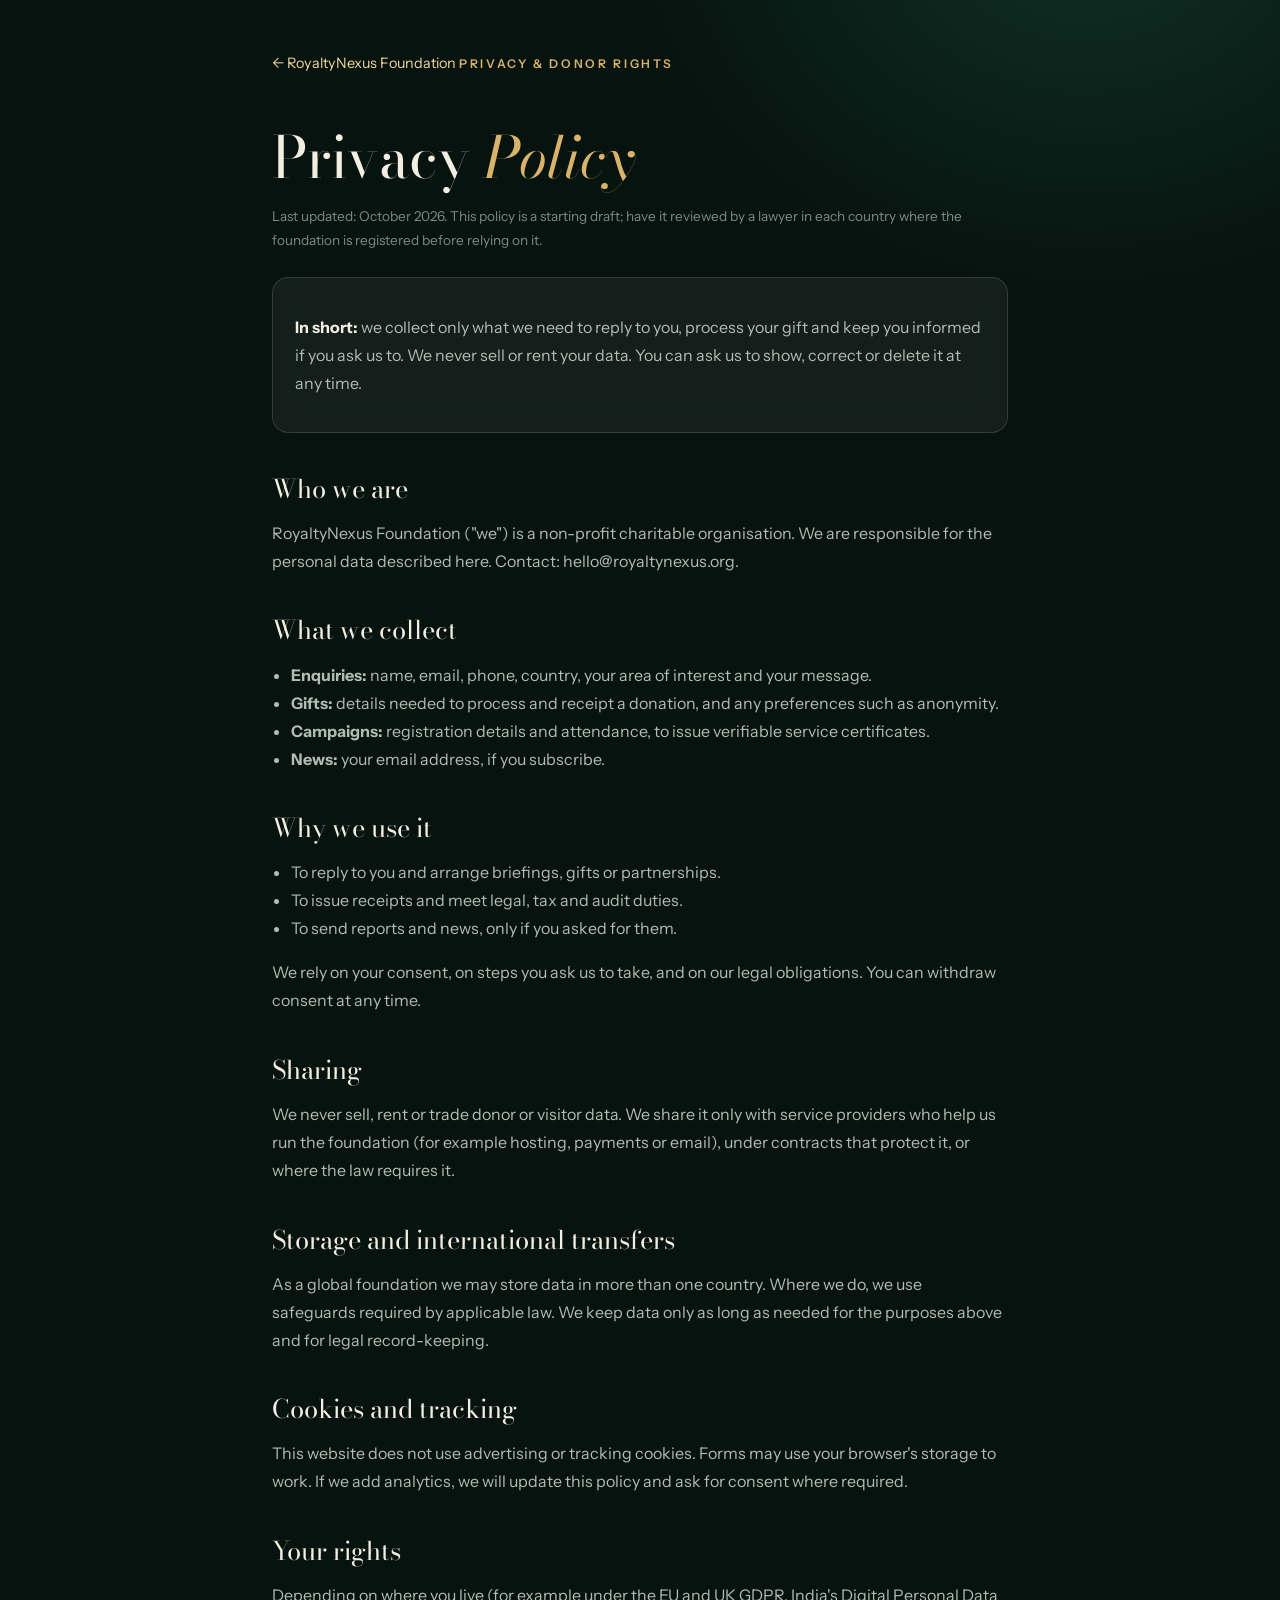
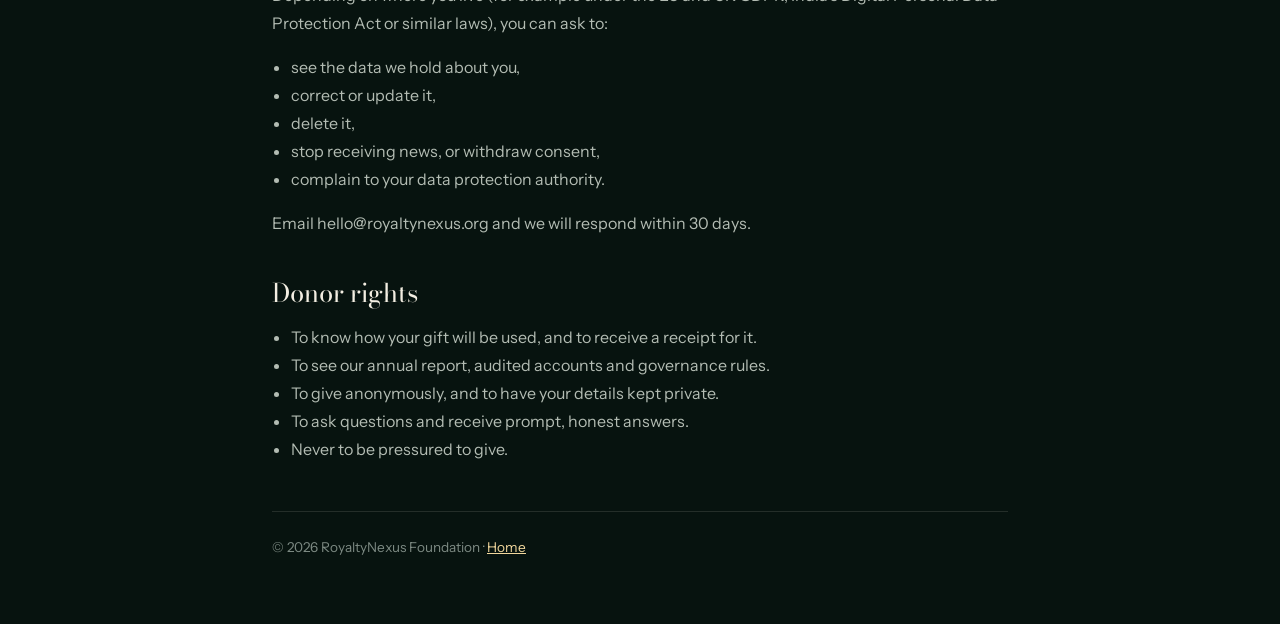
<file: privacy.html>
<!doctype html>
<html lang="en">
<head>
<meta charset="utf-8">
<meta name="viewport" content="width=device-width, initial-scale=1, viewport-fit=cover">
<title>Privacy Policy · RoyaltyNexus Foundation</title>
<meta name="description" content="How RoyaltyNexus Foundation collects, uses and protects personal data, and the rights of donors and visitors.">
<link rel="icon" href="assets/favicon.svg" type="image/svg+xml">
<link rel="preconnect" href="https://fonts.googleapis.com">
<link rel="preconnect" href="https://fonts.gstatic.com" crossorigin>
<link rel="stylesheet" href="https://fonts.googleapis.com/css2?family=Bodoni+Moda:ital,opsz,wght@0,6..96,400;1,6..96,400&family=Instrument+Sans:wght@400;500;600&display=swap">
<style>
:root { color-scheme: dark; --bg: #07130f; --ink: #f3eee2; --muted: #b3bcb3; --faint: #7d8a83; --gold: #d9b36a; --gold-hi: #f1d79c; --line: rgba(243, 238, 226, .12); --glass: rgba(255, 255, 255, .055); --glass-line: rgba(243, 238, 226, .14); }
* { box-sizing: border-box; }
body { margin: 0; color: var(--ink); font: 400 1rem/1.75 "Instrument Sans", "Helvetica Neue", Arial, sans-serif; background: radial-gradient(60vmax 50vmax at 85% -10%, rgba(46, 155, 120, .22), transparent 60%), var(--bg); background-attachment: fixed; padding-inline: 20px; }
a { color: var(--gold-hi); }
:focus-visible { outline: 2px solid var(--gold-hi); outline-offset: 3px; }
main { max-width: 46rem; margin: 0 auto; padding-block: 3rem 4rem; }
.back { display: inline-block; margin-bottom: 2.5rem; text-decoration: none; font-size: .9rem; }
.label { font-weight: 600; font-size: .75rem; letter-spacing: .22em; text-transform: uppercase; color: var(--gold); }
h1, h2 { font-family: "Bodoni Moda", Georgia, serif; font-weight: 400; line-height: 1.1; text-wrap: balance; }
h1 { font-size: clamp(2.4rem, 6vw, 3.6rem); margin: .6rem 0 1rem; }
h1 em { color: var(--gold); }
h2 { font-size: 1.6rem; margin: 2.6rem 0 .8rem; }
p, li { color: var(--muted); }
ul { padding-left: 1.2rem; }
.box { margin-top: 1.5rem; padding: 1.2rem 1.4rem; border-radius: 16px; background: var(--glass); border: 1px solid var(--glass-line); -webkit-backdrop-filter: blur(16px); backdrop-filter: blur(16px); }
.meta { font-size: .85rem; color: var(--faint); }
footer { margin-top: 3rem; padding-top: 1.5rem; border-top: 1px solid var(--line); font-size: .85rem; color: var(--faint); }
</style>
</head>
<body>
<main>
  <a class="back" href="index.html">← RoyaltyNexus Foundation</a>
  <span class="label">Privacy &amp; donor rights</span>
  <h1>Privacy <em>Policy</em></h1>
  <p class="meta">Last updated: October 2026. This policy is a starting draft; have it reviewed by a lawyer in each country where the foundation is registered before relying on it.</p>

  <div class="box"><p><b style="color:var(--ink)">In short:</b> we collect only what we need to reply to you, process your gift and keep you informed if you ask us to. We never sell or rent your data. You can ask us to show, correct or delete it at any time.</p></div>

  <h2>Who we are</h2>
  <p>RoyaltyNexus Foundation ("we") is a non-profit charitable organisation. We are responsible for the personal data described here. Contact: hello@royaltynexus.org.</p>

  <h2>What we collect</h2>
  <ul>
    <li><b>Enquiries:</b> name, email, phone, country, your area of interest and your message.</li>
    <li><b>Gifts:</b> details needed to process and receipt a donation, and any preferences such as anonymity.</li>
    <li><b>Campaigns:</b> registration details and attendance, to issue verifiable service certificates.</li>
    <li><b>News:</b> your email address, if you subscribe.</li>
  </ul>

  <h2>Why we use it</h2>
  <ul>
    <li>To reply to you and arrange briefings, gifts or partnerships.</li>
    <li>To issue receipts and meet legal, tax and audit duties.</li>
    <li>To send reports and news, only if you asked for them.</li>
  </ul>
  <p>We rely on your consent, on steps you ask us to take, and on our legal obligations. You can withdraw consent at any time.</p>

  <h2>Sharing</h2>
  <p>We never sell, rent or trade donor or visitor data. We share it only with service providers who help us run the foundation (for example hosting, payments or email), under contracts that protect it, or where the law requires it.</p>

  <h2>Storage and international transfers</h2>
  <p>As a global foundation we may store data in more than one country. Where we do, we use safeguards required by applicable law. We keep data only as long as needed for the purposes above and for legal record-keeping.</p>

  <h2>Cookies and tracking</h2>
  <p>This website does not use advertising or tracking cookies. Forms may use your browser's storage to work. If we add analytics, we will update this policy and ask for consent where required.</p>

  <h2>Your rights</h2>
  <p>Depending on where you live (for example under the EU and UK GDPR, India's Digital Personal Data Protection Act or similar laws), you can ask to:</p>
  <ul>
    <li>see the data we hold about you,</li>
    <li>correct or update it,</li>
    <li>delete it,</li>
    <li>stop receiving news, or withdraw consent,</li>
    <li>complain to your data protection authority.</li>
  </ul>
  <p>Email hello@royaltynexus.org and we will respond within 30 days.</p>

  <h2>Donor rights</h2>
  <ul>
    <li>To know how your gift will be used, and to receive a receipt for it.</li>
    <li>To see our annual report, audited accounts and governance rules.</li>
    <li>To give anonymously, and to have your details kept private.</li>
    <li>To ask questions and receive prompt, honest answers.</li>
    <li>Never to be pressured to give.</li>
  </ul>

  <footer>© <span id="yr">2026</span> RoyaltyNexus Foundation · <a href="index.html">Home</a></footer>
</main>
<script>document.getElementById('yr').textContent = new Date().getFullYear();</script>
</body>
</html>
</file>
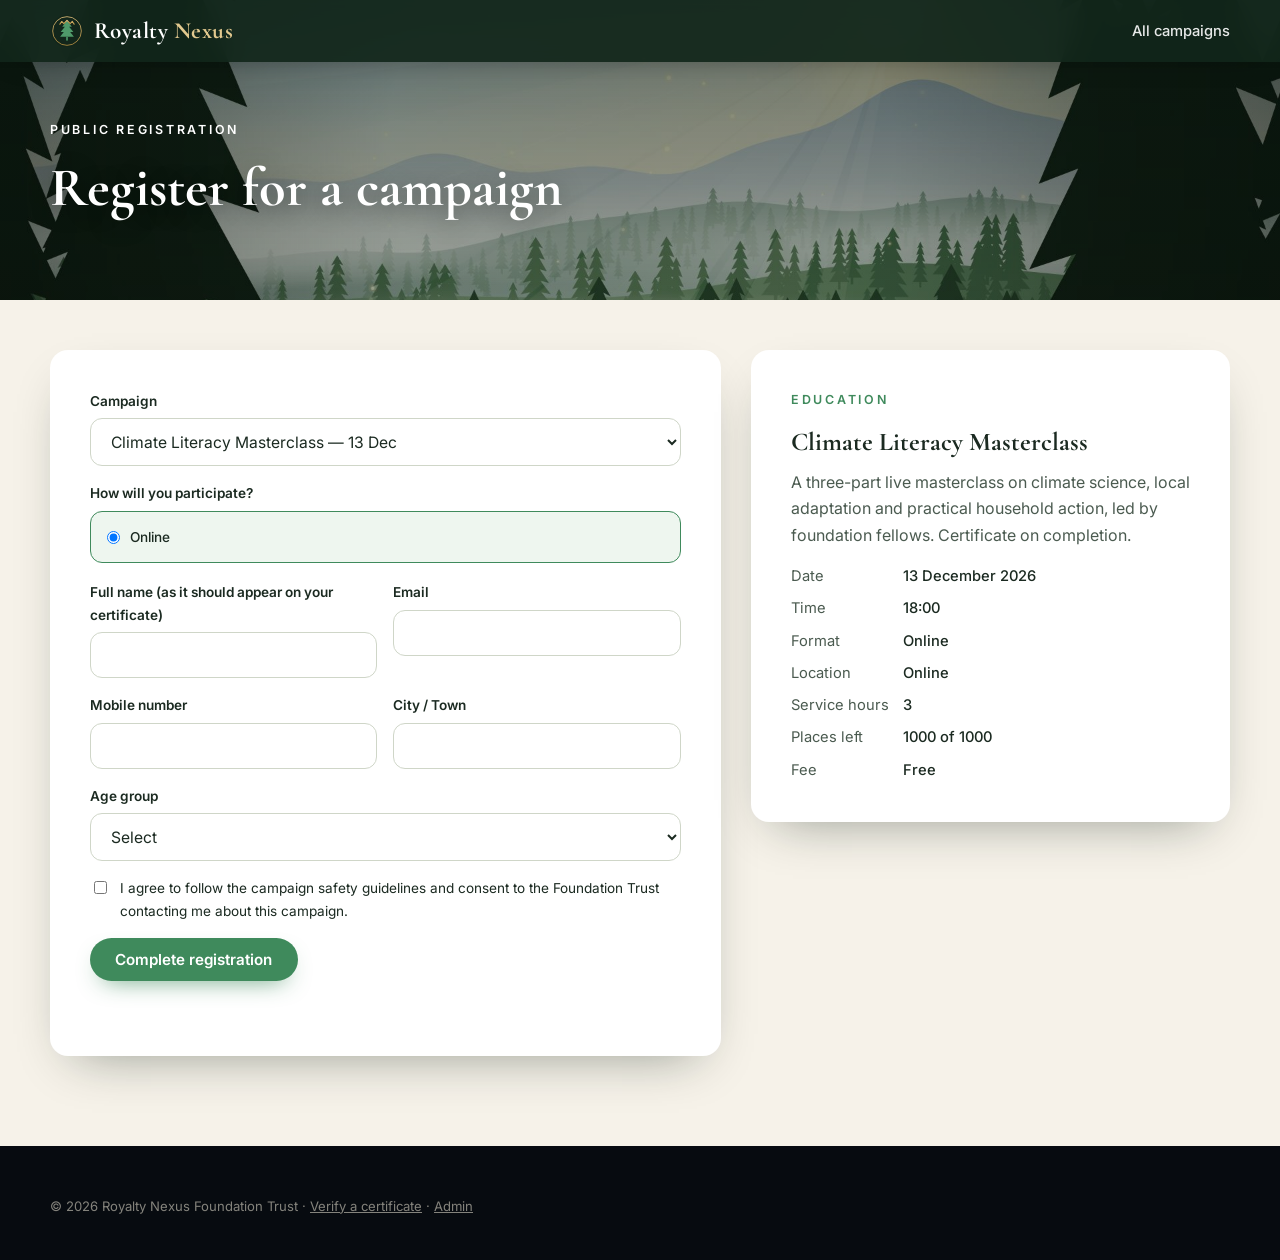
<file: register.html>
<!doctype html>
<html lang="en">
<head>
  <meta charset="utf-8">
  <meta name="viewport" content="width=device-width, initial-scale=1">
  <title>Campaign Registration — Royalty Nexus</title>
  <link rel="icon" href="assets/favicon.svg" type="image/svg+xml">
  <link rel="preconnect" href="https://fonts.googleapis.com">
  <link rel="preconnect" href="https://fonts.gstatic.com" crossorigin>
  <link href="https://fonts.googleapis.com/css2?family=Cormorant+Garamond:ital,wght@0,500;0,600;0,700;1,500&family=Inter:wght@400;500;600;700&display=swap" rel="stylesheet">
  <link rel="stylesheet" href="css/style.css">
</head>
<body>
  <header class="site-nav solid" id="siteNav">
    <a class="brand" href="index.html"><img src="assets/favicon.svg" alt="" width="34" height="34"><span>Royalty <em>Nexus</em></span></a>
    <nav class="nav-links simple">
      <a href="index.html#campaigns">All campaigns</a>
    </nav>
  </header>

  <section class="page-banner">
    <div class="scene scene-morning" aria-hidden="true">
      <div class="photo" data-photo="assets/photos/forest-canopy.jpg" data-speed="0.3"></div>
      <div class="sky"></div>
      <div class="sun" data-speed="-0.2"><span></span></div>
      <svg class="layer layer-far" data-speed="0.4" viewBox="0 0 1440 600" preserveAspectRatio="none"><path fill="#c3cfd9" d="M0 600V330l90-40 80 20 90-90 80 40 80-80 80 60 80-40 80 70 100-120 100 80 80-30 80 60 100-90 80 60 90-30 80 50 70-20v370z"/></svg>
      <svg class="layer layer-mid" data-speed="0.25" viewBox="0 0 1440 600" preserveAspectRatio="none"><path fill="#8aa59f" d="M0 600V380q120-80 220-40t200-20q100-60 220 10t220-30q120-60 240 20t220-20q70-10 120 20v280z"/></svg>
      <svg class="layer layer-hills" data-speed="0.1" viewBox="0 0 1440 600" preserveAspectRatio="none"><path fill="#2d5a40" d="M0 600V440c200-50 320 20 520-20s340-40 480 10 300-30 440 0v170z"/></svg>
    </div>
    <div class="page-banner-title">
      <p class="eyebrow" style="color:#fff">Public registration</p>
      <h1>Register for a campaign</h1>
    </div>
  </section>

  <main class="page-body">
    <div class="container layout-2">
      <div class="card" id="formCard">
        <form id="regForm" novalidate>
          <label>Campaign
            <select name="campaignId" id="campaignSelect" required></select>
          </label>

          <div id="participationWrap">
            <label style="margin-bottom:0">How will you participate?</label>
            <div class="radio-group" id="participation"></div>
          </div>

          <div class="field-row">
            <label>Full name (as it should appear on your certificate)<input name="name" required autocomplete="name" maxlength="80"></label>
            <label>Email<input name="email" type="email" required autocomplete="email"></label>
          </div>
          <div class="field-row">
            <label>Mobile number<input name="phone" type="tel" required autocomplete="tel" pattern="[0-9 +\(\)\-]{7,}"></label>
            <label>City / Town<input name="city" required autocomplete="address-level2"></label>
          </div>
          <label>Age group
            <select name="ageGroup" required>
              <option value="">Select</option>
              <option>Under 18 (guardian consent required)</option>
              <option>18–25</option>
              <option>26–40</option>
              <option>41–60</option>
              <option>60+</option>
            </select>
          </label>
          <label class="check"><input type="checkbox" name="consent" required> I agree to follow the campaign safety guidelines and consent to the Foundation Trust contacting me about this campaign.</label>
          <button class="btn btn-leaf" type="submit">Complete registration</button>
          <p class="form-msg" role="status" aria-live="polite"></p>
        </form>
      </div>

      <aside class="card summary" id="summary" aria-live="polite"></aside>
    </div>
  </main>

  <footer class="site-footer" style="padding-top:30px">
    <p class="container copyright" style="margin-top:0;border:0">© <span id="year"></span> Royalty Nexus Foundation Trust · <a href="verify.html">Verify a certificate</a> · <a href="admin/login.html">Admin</a></p>
  </footer>

  <script src="js/store.js"></script>
  <script src="js/scene.js"></script>
  <script src="js/register.js"></script>
</body>
</html>
</file>
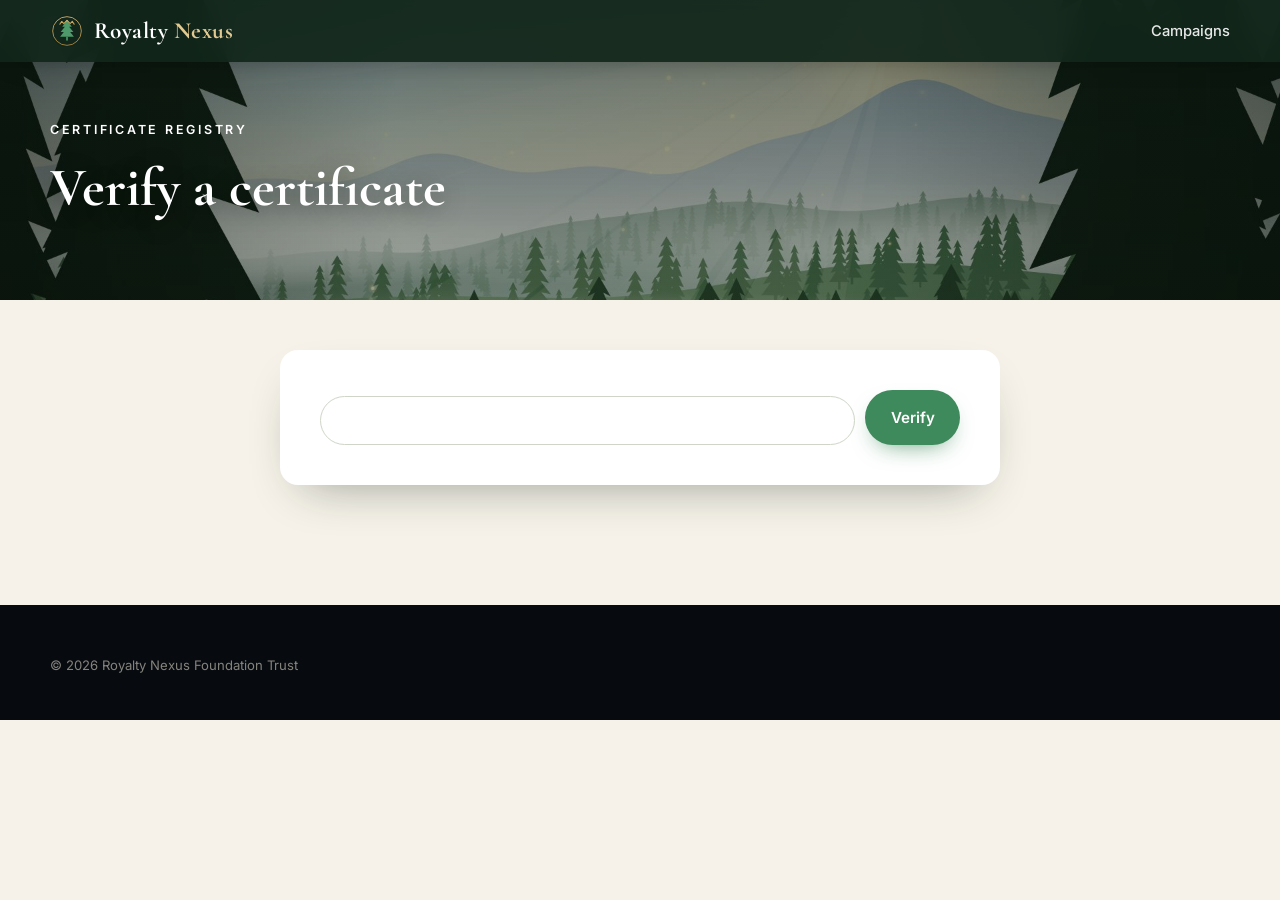
<file: verify.html>
<!doctype html>
<html lang="en">
<head>
  <meta charset="utf-8">
  <meta name="viewport" content="width=device-width, initial-scale=1">
  <title>Verify Certificate — Royalty Nexus</title>
  <link rel="icon" href="assets/favicon.svg" type="image/svg+xml">
  <link rel="preconnect" href="https://fonts.googleapis.com">
  <link rel="preconnect" href="https://fonts.gstatic.com" crossorigin>
  <link href="https://fonts.googleapis.com/css2?family=Cormorant+Garamond:ital,wght@0,500;0,600;0,700;1,500&family=Inter:wght@400;500;600;700&display=swap" rel="stylesheet">
  <link rel="stylesheet" href="css/style.css">
  <link rel="stylesheet" href="css/certificate.css">
</head>
<body>
  <header class="site-nav solid">
    <a class="brand" href="index.html"><img src="assets/favicon.svg" alt="" width="34" height="34"><span>Royalty <em>Nexus</em></span></a>
    <nav class="nav-links simple"><a href="index.html#campaigns">Campaigns</a></nav>
  </header>

  <section class="page-banner">
    <div class="scene scene-morning" aria-hidden="true">
      <div class="photo" data-photo="assets/photos/forest-canopy.jpg" data-speed="0.3"></div>
      <div class="sky"></div>
      <div class="sun" data-speed="-0.2"><span></span></div>
      <svg class="layer layer-far" data-speed="0.4" viewBox="0 0 1440 600" preserveAspectRatio="none"><path fill="#c3cfd9" d="M0 600V330l90-40 80 20 90-90 80 40 80-80 80 60 80-40 80 70 100-120 100 80 80-30 80 60 100-90 80 60 90-30 80 50 70-20v370z"/></svg>
      <svg class="layer layer-mid" data-speed="0.25" viewBox="0 0 1440 600" preserveAspectRatio="none"><path fill="#8aa59f" d="M0 600V380q120-80 220-40t200-20q100-60 220 10t220-30q120-60 240 20t220-20q70-10 120 20v280z"/></svg>
      <svg class="layer layer-hills" data-speed="0.1" viewBox="0 0 1440 600" preserveAspectRatio="none"><path fill="#2d5a40" d="M0 600V440c200-50 320 20 520-20s340-40 480 10 300-30 440 0v170z"/></svg>
    </div>
    <div class="page-banner-title">
      <p class="eyebrow" style="color:#fff">Certificate registry</p>
      <h1>Verify a certificate</h1>
    </div>
  </section>

  <main class="page-body">
    <div class="container">
      <div class="card" style="max-width:720px;margin:0 auto">
        <form class="verify-form" id="verifyForm" style="max-width:none">
          <label class="sr-only" for="certId">Certificate ID</label>
          <input id="certId" name="id" placeholder="Enter certificate ID, e.g. RN-2026-7K3PQA" required style="background:#fff;color:var(--ink);border-color:#cfd6c8">
          <button class="btn btn-leaf" type="submit">Verify</button>
        </form>
      </div>
      <div class="verify-result" id="result" aria-live="polite"></div>
    </div>
  </main>

  <footer class="site-footer" style="padding-top:30px">
    <p class="container copyright" style="margin-top:0;border:0">© <span id="year"></span> Royalty Nexus Foundation Trust</p>
  </footer>

  <script src="js/store.js"></script>
  <script src="js/scene.js"></script>
  <script>
    (function () {
      const form = document.getElementById('verifyForm');
      const input = document.getElementById('certId');
      const result = document.getElementById('result');
      document.getElementById('year').textContent = new Date().getFullYear();

      function check(id) {
        const cert = RN.certificate(id);
        if (!cert) {
          result.innerHTML = '<div class="card" style="max-width:720px;margin:0 auto;text-align:center">' +
            '<span class="status-pill invalid">✕ Not found</span>' +
            '<p>No certificate with ID <strong>' + RN.esc(id.toUpperCase()) + '</strong> exists in the registry. Check the ID and try again.</p></div>';
          return;
        }
        const status = cert.revoked
          ? '<span class="status-pill invalid">✕ This certificate was revoked on ' + RN.esc(RN.fmtDate(cert.revokedAt)) + '</span>'
          : '<span class="status-pill valid">✓ Valid certificate issued to ' + RN.esc(cert.name) + '</span>';
        result.innerHTML = '<div style="text-align:center">' + status + '</div>' +
          '<div class="print-area">' + RN.certificateHTML(cert) + '</div>' +
          (cert.revoked ? '' : '<div class="actions"><button class="btn btn-leaf" onclick="window.print()">Print / Save as PDF</button></div>');
      }

      form.addEventListener('submit', function (e) {
        e.preventDefault();
        const id = input.value.trim();
        if (!id) return;
        history.replaceState(null, '', '?id=' + encodeURIComponent(id.toUpperCase()));
        check(id);
      });

      RN.ready.then(function () {
        const id = new URLSearchParams(location.search).get('id');
        if (id) { input.value = id.toUpperCase(); check(id); }
      });
    })();
  </script>
</body>
</html>
</file>
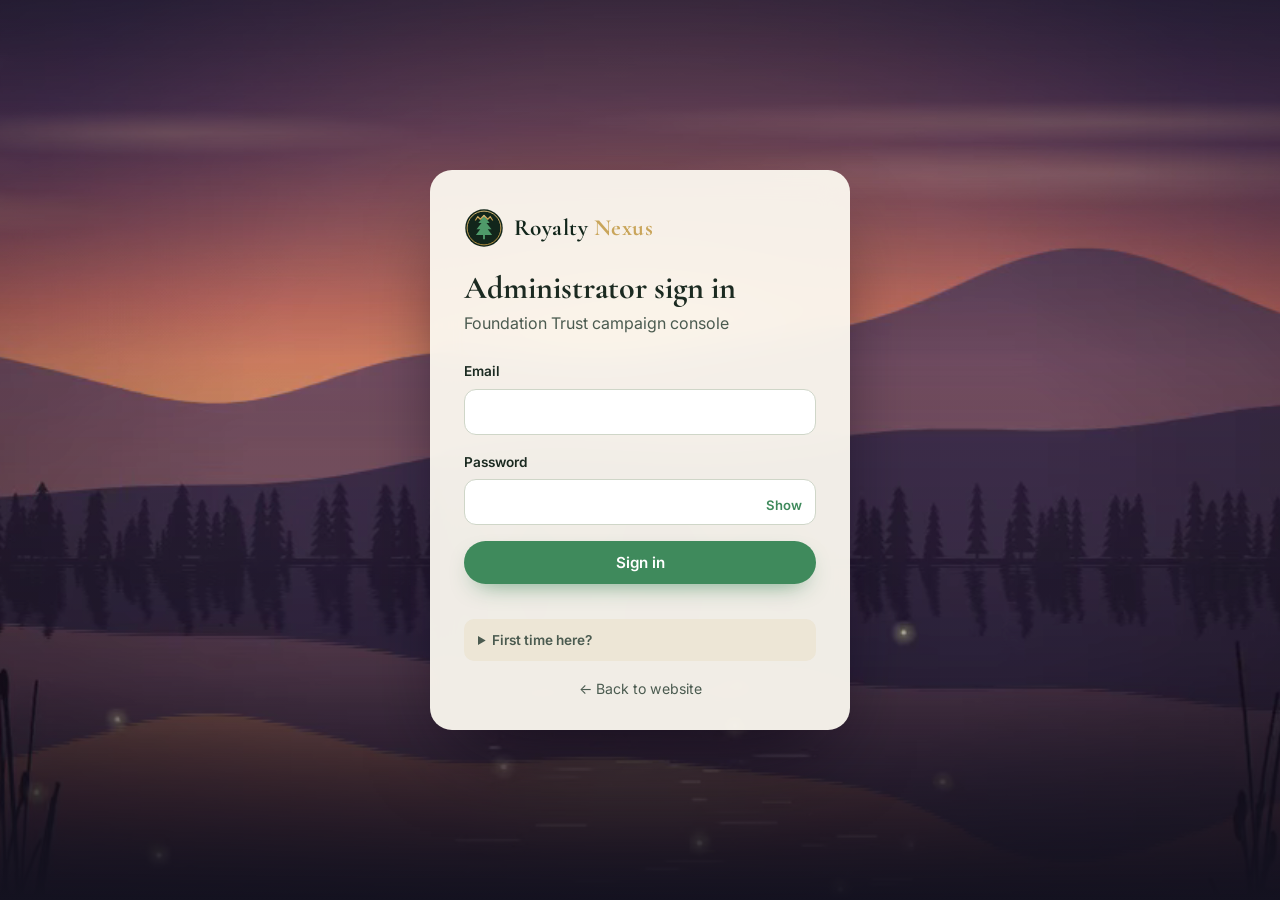
<file: admin/dashboard.html>
<!doctype html>
<html lang="en">
<head>
  <meta charset="utf-8">
  <meta name="viewport" content="width=device-width, initial-scale=1">
  <meta name="robots" content="noindex">
  <title>Admin Console — Royalty Nexus</title>
  <link rel="icon" href="../assets/favicon.svg" type="image/svg+xml">
  <link rel="preconnect" href="https://fonts.googleapis.com">
  <link rel="preconnect" href="https://fonts.gstatic.com" crossorigin>
  <link href="https://fonts.googleapis.com/css2?family=Cormorant+Garamond:ital,wght@0,500;0,600;0,700;1,500&family=Inter:wght@400;500;600;700&display=swap" rel="stylesheet">
  <link rel="stylesheet" href="../css/style.css">
  <link rel="stylesheet" href="../css/certificate.css">
  <link rel="stylesheet" href="../css/admin.css">
  <script>
    // Redirect before paint if there is no admin session.
    try {
      var s = JSON.parse(sessionStorage.getItem('rn.session') || 'null');
      if (!s || Date.now() - s.at > 8 * 3600 * 1000) location.replace('login.html');
    } catch (e) { location.replace('login.html'); }
  </script>
</head>
<body class="admin">
  <aside class="sidebar" id="sidebar">
    <a class="brand" href="../index.html" target="_blank" rel="noopener"><img src="../assets/favicon.svg" alt="" width="32" height="32"><span>Royalty <em>Nexus</em></span></a>
    <p class="side-label">Foundation console</p>
    <nav class="side-nav">
      <button data-view="overview" class="is-active"><svg viewBox="0 0 24 24"><path d="M3 13h8V3H3zm0 8h8v-6H3zm10 0h8V11h-8zm0-18v6h8V3z"/></svg>Overview</button>
      <button data-view="campaigns"><svg viewBox="0 0 24 24"><path d="M12 2l6 8h-4l5 7h-5v5h-4v-5H5l5-7H6z"/></svg>Campaigns</button>
      <button data-view="registrations"><svg viewBox="0 0 24 24"><path d="M16 11a4 4 0 10-4-4 4 4 0 004 4zm-8 0a3 3 0 10-3-3 3 3 0 003 3zm0 2c-2.7 0-8 1.3-8 4v3h8v-3c0-1 .4-2 1.2-2.8A11 11 0 008 13zm8 0c-2.7 0-8 1.3-8 4v3h16v-3c0-2.7-5.3-4-8-4z"/></svg>Registrations</button>
      <button data-view="certificates"><svg viewBox="0 0 24 24"><path d="M4 3h16v12H4zm4 14l-2 5 3-1 2 2 1-4zm8 0l2 5-3-1-2 2-1-4zM8 7h8v2H8zm0 3h5v2H8z"/></svg>Certificates</button>
      <button data-view="enquiries"><svg viewBox="0 0 24 24"><path d="M12 2l3 6 6 .9-4.5 4.3 1 6.3L12 16.5 6.5 19.5l1-6.3L3 8.9 9 8z"/></svg>Wealth enquiries <span class="badge" id="enqBadge" hidden></span></button>
      <button data-view="settings"><svg viewBox="0 0 24 24"><path d="M19.4 13a7.5 7.5 0 000-2l2.1-1.6-2-3.5-2.5 1a7 7 0 00-1.7-1L15 3h-4l-.4 2.9a7 7 0 00-1.7 1l-2.5-1-2 3.5L6.5 11a7.5 7.5 0 000 2l-2.1 1.6 2 3.5 2.5-1a7 7 0 001.7 1L11 21h4l.4-2.9a7 7 0 001.7-1l2.5 1 2-3.5zM13 15.5A3.5 3.5 0 1116.5 12 3.5 3.5 0 0113 15.5z"/></svg>Settings</button>
    </nav>
    <div class="side-foot">
      <p id="whoami" class="muted light"></p>
      <button class="btn btn-sm btn-ghost" id="logoutBtn">Sign out</button>
    </div>
  </aside>

  <div class="main">
    <header class="topbar">
      <button class="menu-btn" id="menuBtn" aria-label="Toggle menu">☰</button>
      <h1 id="viewTitle">Overview</h1>
      <div class="topbar-actions">
        <a class="btn btn-sm btn-outline" href="../index.html" target="_blank" rel="noopener">View site ↗</a>
        <button class="btn btn-sm btn-leaf" data-action="new-campaign">+ New campaign</button>
      </div>
    </header>

    <!-- OVERVIEW -->
    <section class="view is-active" data-view="overview">
      <div class="tiles" id="tiles"></div>
      <div class="grid-2">
        <div class="panel">
          <div class="panel-head"><h2>Upcoming campaigns</h2><button class="link-btn" data-goto="campaigns">Manage →</button></div>
          <div id="upcoming"></div>
        </div>
        <div class="panel">
          <div class="panel-head"><h2>Latest registrations</h2><button class="link-btn" data-goto="registrations">View all →</button></div>
          <div id="latestRegs"></div>
        </div>
      </div>
    </section>

    <!-- CAMPAIGNS -->
    <section class="view" data-view="campaigns">
      <div class="panel">
        <div class="toolbar">
          <input type="search" id="campaignSearch" placeholder="Search campaigns…">
          <select id="campaignStatusFilter">
            <option value="">All statuses</option>
            <option value="open">Open</option>
            <option value="closed">Registration closed</option>
            <option value="completed">Completed</option>
          </select>
          <button class="btn btn-sm btn-leaf" data-action="new-campaign">+ New campaign</button>
        </div>
        <div class="table-wrap"><table class="data" id="campaignTable"></table></div>
      </div>
    </section>

    <!-- REGISTRATIONS -->
    <section class="view" data-view="registrations">
      <div class="panel">
        <div class="toolbar">
          <select id="regCampaign"></select>
          <select id="regStatus">
            <option value="">All statuses</option>
            <option value="registered">Registered</option>
            <option value="attended">Attended</option>
            <option value="certified">Certified</option>
          </select>
          <input type="search" id="regSearch" placeholder="Search name, email, ID…">
          <button class="btn btn-sm btn-outline" id="walkInBtn">+ Walk-in / offline entry</button>
          <button class="btn btn-sm btn-outline" id="certifyAllBtn" title="Issue certificates to every attendee of the selected campaign">Certify all attended</button>
          <button class="btn btn-sm btn-outline" id="exportRegs">Export CSV</button>
        </div>
        <div class="table-wrap"><table class="data" id="regTable"></table></div>
      </div>
    </section>

    <!-- CERTIFICATES -->
    <section class="view" data-view="certificates">
      <div class="panel">
        <div class="toolbar">
          <input type="search" id="certSearch" placeholder="Search certificate ID or name…">
          <button class="btn btn-sm btn-outline" id="exportCerts">Export CSV</button>
        </div>
        <div class="table-wrap"><table class="data" id="certTable"></table></div>
      </div>
    </section>

    <!-- ENQUIRIES -->
    <section class="view" data-view="enquiries">
      <div class="panel">
        <p class="muted">Private-client enquiries from the Royalty Nexus Private Wealth section of the website. Treat as confidential.</p>
        <div class="table-wrap"><table class="data" id="enqTable"></table></div>
      </div>
    </section>

    <!-- SETTINGS -->
    <section class="view" data-view="settings">
      <div class="grid-2">
        <form class="panel" id="credForm" novalidate>
          <h2>Admin account</h2>
          <label>Admin email<input name="email" type="email" required></label>
          <label>New password (leave blank to keep)<input name="newPassword" type="password" minlength="10" autocomplete="new-password"></label>
          <label>Confirm new password<input name="confirm" type="password" autocomplete="new-password"></label>
          <label>Current password<input name="current" type="password" required autocomplete="current-password"></label>
          <button class="btn btn-leaf" type="submit">Save changes</button>
          <p class="form-msg" role="status"></p>
        </form>
        <div class="panel">
          <h2>Data</h2>
          <p class="muted">This build stores campaigns, registrations, certificates and enquiries in this browser. Export regularly, or connect a server database before going live (see README).</p>
          <div class="stack">
            <button class="btn btn-sm btn-outline" id="backupBtn">Download full backup (JSON)</button>
            <button class="btn btn-sm btn-danger" id="resetBtn">Reset to demo data</button>
          </div>
        </div>
      </div>
    </section>
  </div>

  <!-- Campaign editor -->
  <dialog id="campaignDialog" class="modal">
    <form method="dialog" id="campaignForm" novalidate>
      <h2 id="campaignDialogTitle">New campaign</h2>
      <input type="hidden" name="id">
      <label>Title<input name="title" required maxlength="100"></label>
      <div class="field-row">
        <label>Category
          <select name="category" required>
            <option>Reforestation</option><option>Water</option><option>Wildlife</option><option>Education</option><option>Other</option>
          </select>
        </label>
        <label>Format
          <select name="mode" required>
            <option value="offline">Offline — in the field</option>
            <option value="online">Online</option>
            <option value="hybrid">Hybrid</option>
          </select>
        </label>
      </div>
      <div class="field-row">
        <label>Date<input name="date" type="date" required></label>
        <label>Start time<input name="time" type="time"></label>
      </div>
      <label>Venue / location<input name="location" required placeholder="e.g. Riverside Commons, or Online"></label>
      <label data-online-only>Online joining link<input name="link" type="url" placeholder="https://"></label>
      <div class="field-row">
        <label>Capacity (0 = unlimited)<input name="capacity" type="number" min="0" value="100"></label>
        <label>Service hours (on certificate)<input name="hours" type="number" min="0" step="0.5" value="4"></label>
      </div>
      <label>Description<textarea name="description" rows="4" required></textarea></label>
      <label>Status
        <select name="status">
          <option value="open">Open for registration</option>
          <option value="closed">Registration closed</option>
          <option value="completed">Completed</option>
        </select>
      </label>
      <p class="form-msg" role="alert"></p>
      <div class="modal-actions">
        <button class="btn btn-sm btn-outline" value="cancel" formnovalidate>Cancel</button>
        <button class="btn btn-sm btn-leaf" value="save" id="saveCampaign">Save campaign</button>
      </div>
    </form>
  </dialog>

  <!-- Walk-in registration -->
  <dialog id="walkInDialog" class="modal">
    <form method="dialog" id="walkInForm" novalidate>
      <h2>Walk-in / offline registration</h2>
      <p class="muted">Record participants who registered on paper or at the field desk.</p>
      <label>Campaign<select name="campaignId" id="walkInCampaign" required></select></label>
      <div class="field-row">
        <label>Full name<input name="name" required></label>
        <label>Email<input name="email" type="email" required></label>
      </div>
      <div class="field-row">
        <label>Phone<input name="phone" required></label>
        <label>City<input name="city"></label>
      </div>
      <label>Participation
        <select name="participation"><option value="offline">In person</option><option value="online">Online</option></select>
      </label>
      <label class="check"><input type="checkbox" name="markAttended" checked> Mark as attended now</label>
      <p class="form-msg" role="alert"></p>
      <div class="modal-actions">
        <button class="btn btn-sm btn-outline" value="cancel" formnovalidate>Cancel</button>
        <button class="btn btn-sm btn-leaf" value="save">Add participant</button>
      </div>
    </form>
  </dialog>

  <!-- Certificate preview -->
  <dialog id="certDialog" class="modal modal-wide">
    <div class="print-area" id="certPreview"></div>
    <div class="modal-actions">
      <button class="btn btn-sm btn-outline" id="copyVerify">Copy verification link</button>
      <button class="btn btn-sm btn-outline" id="closeCert">Close</button>
      <button class="btn btn-sm btn-leaf" id="printCert">Print / Save PDF</button>
    </div>
  </dialog>

  <!-- Enquiry detail -->
  <dialog id="enqDialog" class="modal">
    <div id="enqDetail"></div>
    <div class="modal-actions"><button class="btn btn-sm btn-outline" onclick="this.closest('dialog').close()">Close</button></div>
  </dialog>

  <div class="toast" id="toast" role="status" aria-live="polite"></div>

  <script src="../js/store.js"></script>
  <script src="../js/admin.js"></script>
</body>
</html>
</file>
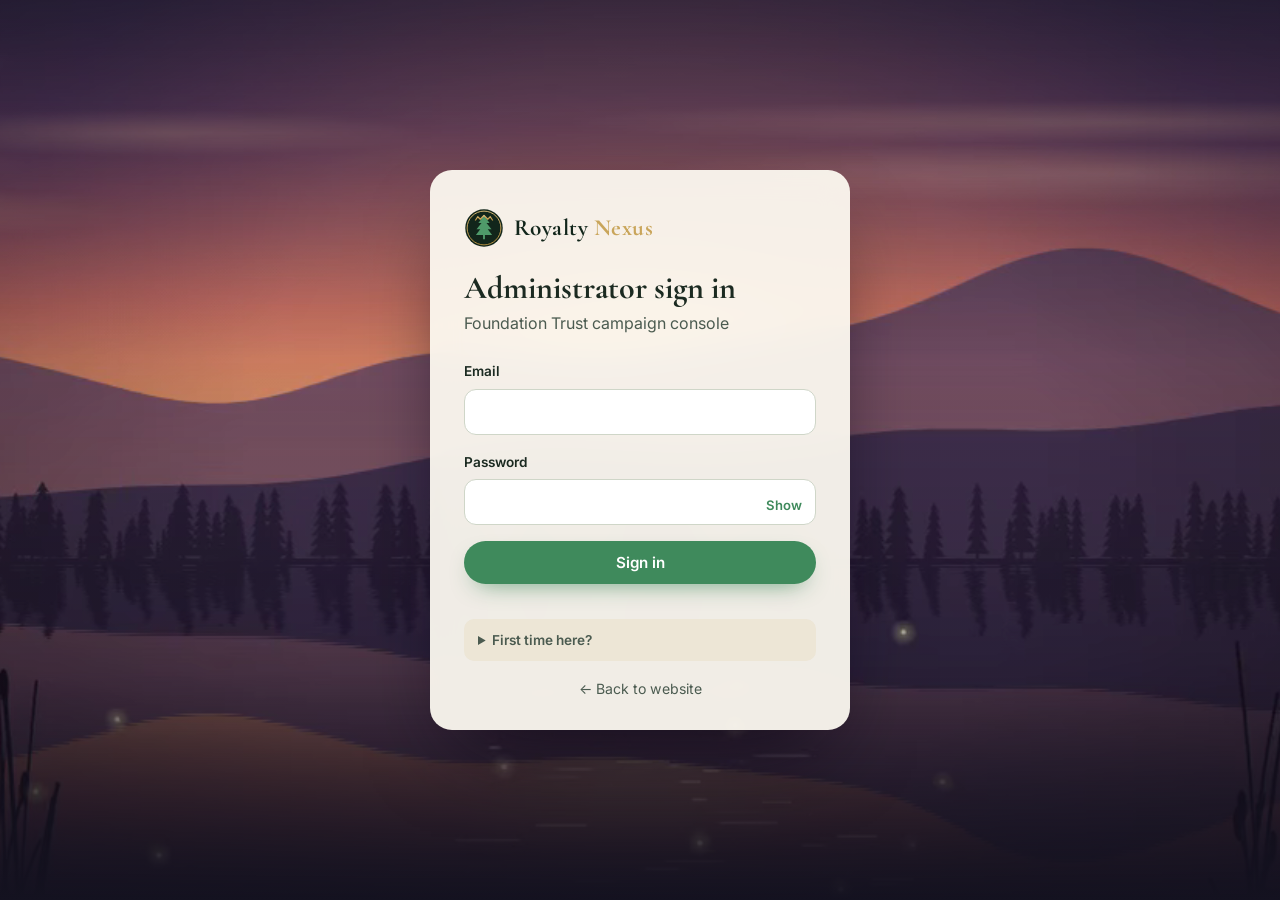
<file: admin/login.html>
<!doctype html>
<html lang="en">
<head>
  <meta charset="utf-8">
  <meta name="viewport" content="width=device-width, initial-scale=1">
  <meta name="robots" content="noindex">
  <title>Admin Login — Royalty Nexus</title>
  <link rel="icon" href="../assets/favicon.svg" type="image/svg+xml">
  <link rel="preconnect" href="https://fonts.googleapis.com">
  <link rel="preconnect" href="https://fonts.gstatic.com" crossorigin>
  <link href="https://fonts.googleapis.com/css2?family=Cormorant+Garamond:ital,wght@0,500;0,600;0,700;1,500&family=Inter:wght@400;500;600;700&display=swap" rel="stylesheet">
  <link rel="stylesheet" href="../css/style.css">
  <link rel="stylesheet" href="../css/admin.css">
</head>
<body class="login-page">
  <div class="scene scene-sunset" aria-hidden="true">
    <div class="photo" data-photo="../assets/photos/forest-lake.jpg"></div>
    <video class="bg-video" muted loop playsinline preload="none" data-video="../assets/video/forest-lake"></video>
    <div class="sky"></div>
    <div class="sun"><span></span></div>
    <svg class="layer" viewBox="0 0 1440 600" preserveAspectRatio="xMidYMax slice"><path fill="#6b4a63" d="M0 600V360l120-50 110 30 140-110 120 70 110-40 150 90 140-120 120 70 130-30 130 60 100-20 100 30v220z"/></svg>
    <svg class="layer" viewBox="0 0 1440 600" preserveAspectRatio="xMidYMax slice"><path fill="#3e2f47" d="M0 600V420q160-60 300-20t260-30q140-30 280 30t300-10q180-50 300 10v200z"/><g id="treesSunset" fill="#2a2135"></g></svg>
    <div class="lake"><span class="shimmer"></span></div>
  </div>

  <main class="login-wrap">
    <form class="login-card" id="loginForm" novalidate>
      <a class="brand" href="../index.html"><img src="../assets/favicon.svg" alt="" width="40" height="40"><span>Royalty <em>Nexus</em></span></a>
      <h1>Administrator sign in</h1>
      <p class="muted">Foundation Trust campaign console</p>
      <label>Email<input name="email" type="email" required autocomplete="username"></label>
      <label>Password
        <span class="pw-wrap">
          <input name="password" type="password" required autocomplete="current-password" id="pw">
          <button type="button" class="pw-toggle" aria-label="Show password" aria-pressed="false">Show</button>
        </span>
      </label>
      <button class="btn btn-leaf btn-block" type="submit">Sign in</button>
      <p class="form-msg" role="alert"></p>
      <details class="demo-note">
        <summary>First time here?</summary>
        <p>Default account: <code>admin@royaltynexus.org</code> / <code>RoyalNexus@2026</code>. Change it immediately under <em>Settings</em> after signing in.</p>
      </details>
      <a class="back-link" href="../index.html">← Back to website</a>
    </form>
  </main>

  <script src="../js/store.js"></script>
  <script src="../js/scene.js"></script>
  <script>
    (function () {
      const form = document.getElementById('loginForm');
      const msg = form.querySelector('.form-msg');
      const pw = document.getElementById('pw');
      const toggle = form.querySelector('.pw-toggle');
      let attempts = 0;

      toggle.addEventListener('click', function () {
        const show = pw.type === 'password';
        pw.type = show ? 'text' : 'password';
        toggle.textContent = show ? 'Hide' : 'Show';
        toggle.setAttribute('aria-pressed', String(show));
      });

      RN.ready.then(function () {
        if (RN.session()) location.replace('dashboard.html');
      });

      form.addEventListener('submit', async function (e) {
        e.preventDefault();
        if (!form.checkValidity()) {
          form.classList.add('was-validated');
          msg.textContent = 'Enter your email and password.';
          return;
        }
        if (attempts >= 5) {
          msg.textContent = 'Too many attempts. Please wait 30 seconds.';
          return;
        }
        await RN.ready;
        const ok = await RN.login(form.email.value, form.password.value);
        if (ok) {
          location.replace('dashboard.html');
        } else {
          attempts++;
          msg.textContent = 'Incorrect email or password.';
          if (attempts >= 5) setTimeout(function () { attempts = 0; msg.textContent = ''; }, 30000);
        }
      });
    })();
  </script>
</body>
</html>
</file>
<file: css/style.css>
/* =========================================================
   Royalty Nexus — public site styles
   ========================================================= */
:root {
  --forest-900: #0c1c13;
  --forest-800: #12261b;
  --forest-700: #1d3a2a;
  --forest-600: #2d5a40;
  --leaf: #3f8a5c;
  --leaf-bright: #5fb07c;
  --moss: #8fb58a;
  --paper: #f6f2e9;
  --paper-2: #ede6d6;
  --ink: #1b2a21;
  --ink-soft: #4b5b50;
  --gold: #c9a55a;
  --gold-soft: #e2c98f;
  --night: #0d1420;
  --radius: 18px;
  --shadow: 0 20px 50px -24px rgba(12, 28, 19, .45);
  --serif: 'Cormorant Garamond', Georgia, 'Times New Roman', serif;
  --sans: 'Inter', system-ui, -apple-system, 'Segoe UI', Roboto, sans-serif;
}

*, *::before, *::after { box-sizing: border-box; }
html { scroll-behavior: smooth; scroll-padding-top: 70px; }
body {
  margin: 0;
  font-family: var(--sans);
  font-size: 16px;
  line-height: 1.65;
  color: var(--ink);
  background: var(--paper);
  -webkit-font-smoothing: antialiased;
  overflow-x: hidden;
}
body.menu-open { overflow: hidden; }
img, svg { display: block; max-width: 100%; }
a { color: inherit; }
h1, h2, h3, h4 { margin: 0 0 .5em; line-height: 1.15; }
p { margin: 0 0 1em; }
.sr-only { position: absolute; width: 1px; height: 1px; overflow: hidden; clip: rect(0 0 0 0); white-space: nowrap; }

.container { width: min(1180px, 100% - 32px); margin-inline: auto; }
.container.narrow { width: min(820px, 100% - 32px); }

.eyebrow {
  font-size: .78rem;
  font-weight: 600;
  letter-spacing: .22em;
  text-transform: uppercase;
  color: var(--leaf);
  margin-bottom: 1rem;
}
.eyebrow.light { color: var(--moss); }
.eyebrow.gold { color: var(--gold); }
.display {
  font-family: var(--serif);
  font-weight: 600;
  font-size: clamp(2.2rem, 5vw, 3.6rem);
  letter-spacing: -.01em;
}
.lead { font-size: clamp(1.05rem, 1.6vw, 1.2rem); color: var(--ink-soft); }
.lead.light, .muted.light { color: rgba(240, 236, 224, .78); }
.muted { color: var(--ink-soft); }
.fine { font-size: .8rem; opacity: .65; }

/* ---------- Buttons ---------- */
.btn {
  display: inline-flex;
  align-items: center;
  justify-content: center;
  gap: .5em;
  padding: .85em 1.6em;
  border-radius: 999px;
  border: 1px solid transparent;
  font: 600 .95rem/1 var(--sans);
  text-decoration: none;
  cursor: pointer;
  transition: transform .25s ease, background .25s ease, box-shadow .25s ease, color .25s ease;
}
.btn:hover { transform: translateY(-2px); }
.btn:focus-visible { outline: 3px solid var(--gold-soft); outline-offset: 3px; }
.btn-sm { padding: .6em 1.2em; font-size: .85rem; }
.btn-leaf { background: var(--leaf); color: #fff; box-shadow: 0 10px 24px -12px rgba(63, 138, 92, .9); }
.btn-leaf:hover { background: var(--forest-600); }
.btn-ghost { border-color: rgba(255, 255, 255, .7); color: #fff; backdrop-filter: blur(6px); background: rgba(255, 255, 255, .08); }
.btn-ghost:hover { background: rgba(255, 255, 255, .2); }
.btn-gold { background: linear-gradient(135deg, var(--gold-soft), var(--gold)); color: #1a1508; }
.btn-gold:hover { box-shadow: 0 12px 30px -12px rgba(201, 165, 90, .8); }
.btn-outline { border-color: var(--leaf); color: var(--leaf); background: transparent; }
.btn-outline:hover { background: var(--leaf); color: #fff; }
.btn-disabled { background: #cfc8b8; color: #6d6656; cursor: not-allowed; }
.btn-disabled:hover { transform: none; }

/* ---------- Scroll progress ---------- */
.scroll-progress { position: fixed; inset: 0 0 auto; height: 3px; z-index: 60; }
.scroll-progress span {
  display: block; height: 100%;
  background: linear-gradient(90deg, var(--leaf-bright), var(--gold));
  transform-origin: 0 50%; transform: scaleX(0);
}

/* ---------- Navigation ---------- */
.site-nav {
  position: fixed;
  top: 0; left: 0; right: 0;
  z-index: 50;
  display: flex;
  align-items: center;
  justify-content: space-between;
  padding: 18px max(16px, calc((100% - 1180px) / 2));
  transition: background .35s ease, padding .35s ease, box-shadow .35s ease;
  color: #fff;
}
.site-nav.is-solid, .site-nav.solid {
  background: rgba(18, 38, 27, .92);
  backdrop-filter: blur(12px);
  padding-top: 12px; padding-bottom: 12px;
  box-shadow: 0 10px 30px -20px rgba(0, 0, 0, .6);
}
.brand { display: inline-flex; align-items: center; gap: 10px; text-decoration: none; font-family: var(--serif); font-size: 1.45rem; font-weight: 700; letter-spacing: .02em; }
.brand em { font-style: normal; color: var(--gold-soft); }
.nav-links { display: flex; align-items: center; gap: 26px; }
.nav-links a { text-decoration: none; font-size: .92rem; font-weight: 500; opacity: .9; }
.nav-links a:not(.btn):hover { opacity: 1; text-decoration: underline; text-underline-offset: 6px; }
.nav-links .nav-wealth { color: var(--gold-soft); }
.nav-toggle { display: none; background: none; border: 0; width: 44px; height: 44px; cursor: pointer; padding: 10px; }
.nav-toggle span { display: block; height: 2px; background: #fff; margin: 6px 0; transition: transform .3s; }
.nav-toggle[aria-expanded="true"] span:first-child { transform: translateY(4px) rotate(45deg); }
.nav-toggle[aria-expanded="true"] span:last-child { transform: translateY(-4px) rotate(-45deg); }

@media (max-width: 900px) {
  .nav-toggle { display: block; position: relative; z-index: 2; }
  .nav-links {
    position: fixed; inset: 0;
    flex-direction: column; justify-content: center; gap: 28px;
    background: rgba(12, 28, 19, .97);
    font-size: 1.2rem;
    opacity: 0; pointer-events: none;
    transition: opacity .3s ease;
  }
  .nav-links a { font-size: 1.15rem; }
  .nav-links.is-open { opacity: 1; pointer-events: auto; }
}

/* =========================================================
   Scenes (shared)
   ========================================================= */
.scene { position: absolute; inset: 0; overflow: hidden; }
.scene .sky { position: absolute; inset: 0; }
.scene .layer, .scene .mist, .scene .lake { position: absolute; left: 0; width: 100%; will-change: transform; }
.scene .layer { bottom: 0; }

/* ---------- Hero / morning ---------- */
.hero {
  position: relative;
  height: 100vh;
  min-height: 640px;
  overflow: hidden;
  color: #fff;
  --dawn: 0;
}
.scene-morning .sky {
  background: linear-gradient(180deg, #5f8fbd 0%, #8fb6d6 32%, #cfdde2 58%, #f4dcb2 78%, #f7e5c3 100%);
}
.scene-morning .sky::after {
  content: ""; position: absolute; inset: 0;
  background: linear-gradient(180deg, #4e89c4 0%, #9cc6e4 50%, #e8f0ea 100%);
  opacity: calc(var(--dawn) * .8);
}
.scene-morning .sun { position: absolute; left: 63%; top: 34%; width: 0; height: 0; }
.scene-morning .sun span {
  position: absolute; width: 110px; height: 110px; left: -55px; top: -55px;
  border-radius: 50%;
  background: radial-gradient(circle, #fffbe9 0 38%, #ffe7a8 55%, rgba(255, 214, 140, 0) 72%);
  box-shadow: 0 0 120px 60px rgba(255, 226, 160, .55), 0 0 300px 160px rgba(255, 236, 190, .35);
}
.rays {
  position: absolute; left: 63%; top: 34%;
  width: 1400px; height: 1400px; margin: -700px 0 0 -700px;
  background: repeating-conic-gradient(from 0deg, rgba(255, 244, 214, .16) 0deg 4deg, transparent 4deg 13deg);
  -webkit-mask: radial-gradient(circle, #000 0%, transparent 60%);
          mask: radial-gradient(circle, #000 0%, transparent 60%);
  animation: spin 120s linear infinite;
}
@keyframes spin { to { rotate: 360deg; } }

.clouds { position: absolute; inset: 0; }
.cloud { position: absolute; fill: rgba(255, 255, 255, .85); filter: blur(1px); animation: drift linear infinite; }
.cloud.c1 { width: 260px; top: 12%; left: -20%; animation-duration: 95s; }
.cloud.c2 { width: 180px; top: 22%; left: -30%; animation-duration: 130s; animation-delay: -60s; opacity: .7; }
.cloud.c3 { width: 320px; top: 6%; left: -40%; animation-duration: 160s; animation-delay: -30s; opacity: .6; }
@keyframes drift { to { transform: translateX(170vw); } }

.birds { position: absolute; inset: 0; pointer-events: none; }
.bird { position: absolute; width: 22px; fill: #2b3a35; opacity: .7; animation: fly 28s linear infinite, flap .5s ease-in-out infinite alternate; }
.bird.b1 { top: 26%; left: -5%; }
.bird.b2 { top: 29%; left: -8%; width: 16px; animation-delay: -1.2s, -.2s; }
.bird.b3 { top: 24%; left: -10%; width: 14px; animation-delay: -2s, -.35s; }
@keyframes fly { to { translate: 115vw -8vh; } }
@keyframes flap { to { transform: scaleY(.45); } }

.layer-far { height: 80%; }
.layer-mid { height: 68%; }
.layer-hills { height: 58%; }
.layer-front { height: 72%; }
.mist { height: 30%; pointer-events: none; }
.mist-1 { bottom: 26%; background: linear-gradient(180deg, transparent, rgba(236, 240, 236, .55) 50%, transparent); filter: blur(6px); animation: mist 22s ease-in-out infinite alternate; }
.mist-2 { bottom: 8%; background: linear-gradient(180deg, transparent, rgba(222, 232, 222, .45) 55%, transparent); filter: blur(10px); animation: mist 30s ease-in-out infinite alternate-reverse; }
@keyframes mist { from { translate: -4% 0; } to { translate: 4% 0; } }

.hero-content {
  position: relative; z-index: 2;
  height: 100%;
  display: flex; flex-direction: column; justify-content: center;
  width: min(1180px, 100% - 32px); margin-inline: auto;
  padding-top: 40px; padding-bottom: 16vh;
  will-change: transform, opacity;
}
.hero::after {
  content: ""; position: absolute; inset: 0; z-index: 1; pointer-events: none;
  background: radial-gradient(ellipse 60% 55% at 25% 50%, rgba(20, 40, 30, .38), transparent 70%);
}
.hero-content .eyebrow { color: #fff; text-shadow: 0 2px 12px rgba(0, 0, 0, .35); }
.hero h1 {
  font-family: var(--serif);
  font-weight: 600;
  font-size: clamp(2.8rem, 7.4vw, 6rem);
  letter-spacing: -.02em;
  line-height: 1.02;
  text-shadow: 0 6px 40px rgba(20, 40, 30, .45);
  margin-bottom: .35em;
}
.hero h1 span { font-style: italic; color: #fdf3d8; }
.hero .lead { color: #fff; max-width: 560px; text-shadow: 0 2px 16px rgba(0, 0, 0, .45); }
.hero-cta { display: flex; flex-wrap: wrap; gap: 14px; margin-top: 10px; }
.scroll-cue {
  position: absolute; z-index: 3; left: 50%; bottom: 28px; translate: -50% 0;
  width: 28px; height: 46px; border: 2px solid rgba(255, 255, 255, .8); border-radius: 20px;
}
.scroll-cue span { position: absolute; left: 50%; top: 8px; width: 4px; height: 8px; margin-left: -2px; border-radius: 2px; background: #fff; animation: cue 1.8s ease-in-out infinite; }
@keyframes cue { 60% { transform: translateY(16px); opacity: 0; } 100% { opacity: 0; } }

/* =========================================================
   Sections
   ========================================================= */
.section { position: relative; padding: clamp(80px, 12vw, 140px) 0; }
.section-head { max-width: 760px; margin-bottom: 48px; }

.forest-floor {
  background: linear-gradient(180deg, var(--forest-800) 0%, var(--forest-900) 100%);
  color: #f0ece0;
  overflow: hidden;
  margin-top: -1px;
}
.fireflies { position: absolute; inset: 0; pointer-events: none; }
.firefly {
  position: absolute; width: 4px; height: 4px; border-radius: 50%;
  background: #f6f1a6; box-shadow: 0 0 10px 3px rgba(246, 241, 166, .6);
  opacity: 0; animation: glow ease-in-out infinite;
}
@keyframes glow {
  0%, 100% { opacity: 0; transform: translate(0, 0); }
  40% { opacity: .9; }
  70% { opacity: .3; transform: translate(20px, -30px); }
}
.stats { display: grid; grid-template-columns: repeat(4, 1fr); gap: 24px; margin-top: 64px; position: relative; }
.stat { border-top: 1px solid rgba(143, 181, 138, .35); padding-top: 22px; }
.stat strong { display: block; font-family: var(--serif); font-size: clamp(2.2rem, 4vw, 3.2rem); font-weight: 600; color: #fff; line-height: 1; }
.stat span { font-size: .9rem; color: var(--moss); }
@media (max-width: 800px) { .stats { grid-template-columns: repeat(2, 1fr); } }

.paper { background: var(--paper); }
.meadow { background: linear-gradient(180deg, #eaf0e3 0%, #f3efe4 100%); }

/* Pillars */
.pillars { display: grid; grid-template-columns: repeat(4, 1fr); gap: 22px; }
.pillar { background: #fff; border-radius: var(--radius); padding: 30px 26px; box-shadow: var(--shadow); transition: transform .35s ease; }
.pillar:hover { transform: translateY(-6px); }
.pillar h3 { font-family: var(--serif); font-size: 1.6rem; }
.pillar p { color: var(--ink-soft); font-size: .95rem; margin: 0; }
.pillar-icon { width: 58px; height: 58px; border-radius: 16px; display: grid; place-items: center; margin-bottom: 20px; }
.pillar-icon svg { width: 30px; height: 30px; fill: #fff; }
.pillar-icon.forest { background: linear-gradient(135deg, #3f8a5c, #1d3a2a); }
.pillar-icon.water { background: linear-gradient(135deg, #4aa3c7, #1f5f7d); }
.pillar-icon.wildlife { background: linear-gradient(135deg, #d59a4a, #8a5a22); }
.pillar-icon.education { background: linear-gradient(135deg, #8a78c2, #4a3b7d); }
@media (max-width: 960px) { .pillars { grid-template-columns: repeat(2, 1fr); } }
@media (max-width: 560px) { .pillars { grid-template-columns: 1fr; } }

/* Campaigns */
.filter-chips { display: flex; flex-wrap: wrap; gap: 10px; margin-bottom: 32px; }
.chip { border: 1px solid #c9d3c1; background: #fff; color: var(--ink); padding: .55em 1.2em; border-radius: 999px; font: 500 .9rem var(--sans); cursor: pointer; transition: all .2s; }
.chip:hover { border-color: var(--leaf); }
.chip.is-active { background: var(--forest-700); border-color: var(--forest-700); color: #fff; }
.campaign-grid { display: grid; grid-template-columns: repeat(auto-fill, minmax(min(100%, 340px), 1fr)); gap: 26px; }
.campaign-card { background: #fff; border-radius: var(--radius); overflow: hidden; box-shadow: var(--shadow); display: flex; flex-direction: column; transition: transform .35s ease, box-shadow .35s ease; }
.campaign-card:hover { transform: translateY(-6px); box-shadow: 0 30px 60px -28px rgba(12, 28, 19, .55); }
.campaign-art { position: relative; height: 150px; display: grid; place-items: center; overflow: hidden; }
.campaign-art::after { content: ""; position: absolute; inset: auto -10% -40% -10%; height: 80%; background: radial-gradient(ellipse at 50% 100%, rgba(255, 255, 255, .25), transparent 60%); }
.campaign-art svg { width: 70px; height: 70px; fill: rgba(255, 255, 255, .92); stroke: rgba(255, 255, 255, .92); stroke-width: 0; position: relative; z-index: 1; }
.campaign-art .tag { position: absolute; top: 14px; left: 14px; z-index: 1; }
.art-forest { background: linear-gradient(160deg, #6fae7f, #1d3a2a); }
.art-water { background: linear-gradient(160deg, #7cc3dc, #1f5f7d); }
.art-wildlife { background: linear-gradient(160deg, #e8b36a, #7a4a1a); }
.art-education { background: linear-gradient(160deg, #a898dc, #3f3170); }
.art-other { background: linear-gradient(160deg, #9fb0a3, #3d4d44); }
.campaign-body { padding: 24px 24px 26px; display: flex; flex-direction: column; flex: 1; }
.campaign-body h3 { font-family: var(--serif); font-size: 1.55rem; }
.campaign-body > p { color: var(--ink-soft); font-size: .93rem; }
.campaign-meta { font-size: .78rem !important; letter-spacing: .08em; text-transform: uppercase; color: var(--leaf) !important; font-weight: 600; margin-bottom: .5em; }
.campaign-loc { display: flex; gap: 6px; align-items: flex-start; font-size: .88rem !important; }
.campaign-loc svg { width: 16px; height: 16px; fill: var(--leaf); flex: none; margin-top: 3px; }
.campaign-body .btn { margin-top: auto; align-self: flex-start; }
.seats { margin: 4px 0 18px; }
.seats-bar { height: 6px; border-radius: 6px; background: #e7e2d4; overflow: hidden; }
.seats-bar span { display: block; height: 100%; background: linear-gradient(90deg, var(--leaf-bright), var(--leaf)); border-radius: 6px; }
.seats small { color: var(--ink-soft); font-size: .8rem; }
.empty { padding: 40px; text-align: center; background: #fff; border-radius: var(--radius); color: var(--ink-soft); }

.tag { display: inline-block; font-size: .72rem; font-weight: 700; letter-spacing: .08em; text-transform: uppercase; padding: .35em .8em; border-radius: 999px; background: rgba(255, 255, 255, .92); color: var(--forest-700); }
.tag-online { background: #e3eefc; color: #1f4f8a; }
.tag-offline { background: #e2f1e5; color: #1d5a33; }
.tag-hybrid { background: #f6ecd6; color: #7a5a14; }

/* Participate */
.modes { display: grid; grid-template-columns: 1fr 1fr; gap: 26px; margin-bottom: 60px; }
.mode-card { background: #fff; border-radius: var(--radius); padding: 34px; box-shadow: var(--shadow); }
.mode-card h3 { font-family: var(--serif); font-size: 1.9rem; margin-top: 14px; }
.mode-card p { color: var(--ink-soft); margin: 0; }
.steps { list-style: none; padding: 0; margin: 0; display: grid; grid-template-columns: repeat(3, 1fr); gap: 26px; counter-reset: s; }
.steps li { position: relative; padding-left: 64px; }
.steps li span { position: absolute; left: 0; top: 0; width: 46px; height: 46px; border-radius: 50%; display: grid; place-items: center; background: var(--forest-700); color: #fff; font-family: var(--serif); font-size: 1.4rem; font-weight: 700; }
.steps h4 { font-size: 1.1rem; margin-bottom: .3em; }
.steps p { color: var(--ink-soft); font-size: .94rem; margin: 0; }
@media (max-width: 820px) { .modes, .steps { grid-template-columns: 1fr; } }

/* Verify band */
.verify-band { background: var(--forest-700); color: #fff; padding: 46px 0; }
.verify-inner { display: flex; align-items: center; justify-content: space-between; gap: 30px; flex-wrap: wrap; }
.verify-inner h3 { font-family: var(--serif); font-size: 2rem; margin-bottom: .2em; }
.verify-inner p { margin: 0; color: var(--moss); }
.verify-form { display: flex; gap: 10px; flex: 1; max-width: 480px; min-width: min(100%, 300px); }
.verify-form input { flex: 1; min-width: 0; padding: .85em 1.2em; border-radius: 999px; border: 1px solid rgba(255, 255, 255, .3); background: rgba(255, 255, 255, .1); color: #fff; font: 500 1rem var(--sans); text-transform: uppercase; }
.verify-form input::placeholder { color: rgba(255, 255, 255, .55); text-transform: none; }

/* ---------- Sunset scene band ---------- */
.scene-band { position: relative; height: 92vh; min-height: 560px; overflow: hidden; display: grid; place-items: center; }
.scene-sunset .sky { background: linear-gradient(180deg, #2e2a4f 0%, #7b4a78 28%, #e0776a 52%, #f6b26b 66%, #fbd99a 74%); }
.scene-sunset .sun { position: absolute; left: 50%; top: 52%; width: 0; height: 0; }
.scene-sunset .sun span {
  position: absolute; width: 150px; height: 150px; left: -75px; top: -75px; border-radius: 50%;
  background: radial-gradient(circle, #fff3d0 0 40%, #ffc978 60%, rgba(255, 170, 90, 0) 72%);
  box-shadow: 0 0 140px 70px rgba(255, 170, 100, .45);
}
.scene-sunset .layer { bottom: 22%; height: 62%; }
.lake {
  bottom: 0; height: 26%;
  background: linear-gradient(180deg, #d88a6e 0%, #7a4a6a 30%, #2e2440 70%, #141220 100%);
  overflow: hidden;
}
.lake::before {
  content: ""; position: absolute; left: 50%; top: 0; width: 220px; height: 100%; translate: -50% 0;
  background: linear-gradient(180deg, rgba(255, 226, 170, .75), rgba(255, 190, 120, 0));
  filter: blur(6px);
  -webkit-mask: repeating-linear-gradient(180deg, #000 0 3px, transparent 3px 8px);
          mask: repeating-linear-gradient(180deg, #000 0 3px, transparent 3px 8px);
  animation: ripple 4s ease-in-out infinite alternate;
}
.shimmer { position: absolute; inset: 0; background: repeating-linear-gradient(180deg, rgba(255, 255, 255, .06) 0 1px, transparent 1px 12px); animation: ripple 6s ease-in-out infinite alternate; }
@keyframes ripple { to { transform: scaleX(1.25); } }
.scene-sunset .layer-reeds { bottom: -2%; height: 48%; }
.scene-quote { position: relative; z-index: 2; max-width: 820px; margin: 0 16px; text-align: center; color: #fff; padding-bottom: 12vh; }
.scene-quote p { font-family: var(--serif); font-style: italic; font-size: clamp(1.7rem, 3.8vw, 2.9rem); line-height: 1.2; text-shadow: 0 4px 30px rgba(40, 20, 50, .6); }
.scene-quote cite { font-style: normal; font-size: .85rem; letter-spacing: .2em; text-transform: uppercase; opacity: .85; }

/* ---------- Private wealth ---------- */
.wealth {
  background: linear-gradient(180deg, #141220 0%, var(--night) 40%, #0a0f18 100%);
  color: #f0ece0;
  overflow: hidden;
  margin-top: -1px;
}
.stars { position: absolute; inset: 0 0 50% 0; pointer-events: none; }
.star { position: absolute; width: 2px; height: 2px; border-radius: 50%; background: #fff; animation: twinkle ease-in-out infinite; }
@keyframes twinkle { 50% { opacity: .15; } }
.wealth .display { color: #fff; }
.services { display: grid; grid-template-columns: repeat(3, 1fr); gap: 1px; background: rgba(201, 165, 90, .22); border: 1px solid rgba(201, 165, 90, .22); border-radius: var(--radius); overflow: hidden; position: relative; }
.service { background: rgba(13, 20, 32, .96); padding: 34px 30px; transition: background .3s ease; }
.service:hover { background: rgba(25, 32, 46, .96); }
.service-no { font-family: var(--serif); color: var(--gold); font-size: 1.1rem; }
.service h3 { font-family: var(--serif); font-size: 1.6rem; color: #fff; margin: .4em 0 .4em; }
.service p { color: rgba(240, 236, 224, .7); font-size: .94rem; margin: 0; }
@media (max-width: 900px) { .services { grid-template-columns: 1fr 1fr; } }
@media (max-width: 600px) { .services { grid-template-columns: 1fr; } }

.wealth-split { display: grid; grid-template-columns: 1fr 1.15fr; gap: 50px; margin-top: 70px; align-items: start; }
.principles h3, .enquiry-form h3 { font-family: var(--serif); font-size: 2rem; color: #fff; }
.principles ul { list-style: none; padding: 0; margin: 0 0 24px; }
.principles li { padding: 16px 0; border-bottom: 1px solid rgba(201, 165, 90, .2); color: rgba(240, 236, 224, .8); }
.principles strong { color: var(--gold-soft); }
.enquiry-form { background: linear-gradient(160deg, rgba(201, 165, 90, .1), rgba(255, 255, 255, .03)); border: 1px solid rgba(201, 165, 90, .3); border-radius: var(--radius); padding: 34px; }
@media (max-width: 900px) { .wealth-split { grid-template-columns: 1fr; } }

/* ---------- Forms (shared) ---------- */
.field-row { display: grid; grid-template-columns: 1fr 1fr; gap: 16px; }
@media (max-width: 560px) { .field-row { grid-template-columns: 1fr; } }
form label { display: block; font-size: .85rem; font-weight: 600; margin-bottom: 16px; }
form label.check { display: flex; gap: 10px; align-items: flex-start; font-weight: 400; }
form label.check input { width: auto; margin-top: 4px; }
input, select, textarea {
  display: block; width: 100%;
  margin-top: 6px;
  padding: .8em 1em;
  font: 400 .98rem var(--sans);
  color: var(--ink);
  background: #fff;
  border: 1px solid #cfd6c8;
  border-radius: 12px;
  transition: border-color .2s, box-shadow .2s;
}
input:focus, select:focus, textarea:focus { outline: none; border-color: var(--leaf); box-shadow: 0 0 0 4px rgba(63, 138, 92, .15); }
.was-validated :invalid { border-color: #c0503a; }
.enquiry-form input, .enquiry-form select, .enquiry-form textarea { background: rgba(255, 255, 255, .06); border-color: rgba(201, 165, 90, .3); color: #fff; }
.enquiry-form select option { color: var(--ink); }
.enquiry-form input:focus, .enquiry-form select:focus, .enquiry-form textarea:focus { border-color: var(--gold); box-shadow: 0 0 0 4px rgba(201, 165, 90, .18); }
.form-msg { margin: 14px 0 0; font-size: .92rem; min-height: 1.4em; }
.form-msg.is-error { color: #e0806a; }
.form-msg.is-success { color: var(--leaf-bright); }
.wealth .form-msg.is-success { color: var(--gold-soft); }

/* ---------- Footer ---------- */
.site-footer { background: #070b10; color: #d8d3c4; padding: 70px 0 30px; }
.footer-grid { display: grid; grid-template-columns: 2fr 1fr 1fr 1fr; gap: 30px; }
.footer-grid h4 { font-size: .8rem; letter-spacing: .18em; text-transform: uppercase; color: var(--gold); }
.footer-grid a:not(.brand) { display: block; text-decoration: none; opacity: .8; margin-bottom: 8px; font-size: .92rem; }
.footer-grid a:hover { opacity: 1; }
.footer-grid .brand { margin-bottom: 14px; }
.copyright { margin-top: 50px; padding-top: 20px; border-top: 1px solid rgba(255, 255, 255, .08); font-size: .82rem; opacity: .6; }
@media (max-width: 800px) { .footer-grid { grid-template-columns: 1fr 1fr; } }

/* ---------- Reveal animation ---------- */
.reveal { opacity: 0; transform: translateY(36px); transition: opacity .9s ease, transform .9s cubic-bezier(.2, .7, .2, 1); }
.reveal.is-visible { opacity: 1; transform: none; }

/* =========================================================
   Inner pages (register / verify / certificate)
   ========================================================= */
.page {
  min-height: 100vh;
  background:
    linear-gradient(180deg, rgba(18, 38, 27, .82), rgba(18, 38, 27, .6) 280px, var(--paper) 280px);
}
.page-banner { position: relative; height: 300px; overflow: hidden; color: #fff; }
.page-banner .scene .layer-far { height: 150%; bottom: -20%; }
.page-banner .scene .layer-mid { height: 110%; bottom: -25%; }
.page-banner .scene .layer-hills { height: 95%; bottom: -30%; }
.page-banner .scene .sun { top: 45%; left: 75%; }
.page-banner-title { position: relative; z-index: 2; width: min(1180px, 100% - 32px); margin: 0 auto; padding-top: 120px; }
.page-banner-title h1 { font-family: var(--serif); font-size: clamp(2.2rem, 5vw, 3.4rem); text-shadow: 0 4px 24px rgba(0, 0, 0, .4); }
.page-body { padding: 50px 0 90px; background: var(--paper); }
.card { background: #fff; border-radius: var(--radius); box-shadow: var(--shadow); padding: clamp(24px, 4vw, 40px); }
.layout-2 { display: grid; grid-template-columns: 1.4fr 1fr; gap: 30px; align-items: start; }
@media (max-width: 900px) { .layout-2 { grid-template-columns: 1fr; } }
.summary h3 { font-family: var(--serif); font-size: 1.6rem; }
.summary dl { margin: 0; display: grid; grid-template-columns: auto 1fr; gap: 8px 14px; font-size: .92rem; }
.summary dt { color: var(--ink-soft); }
.summary dd { margin: 0; font-weight: 500; }
.radio-group { display: flex; gap: 12px; flex-wrap: wrap; margin: 6px 0 18px; }
.radio-group label { flex: 1; min-width: 140px; margin: 0; border: 1px solid #cfd6c8; border-radius: 12px; padding: 14px 16px; cursor: pointer; display: flex; gap: 10px; align-items: center; font-weight: 500; }
.radio-group input { width: auto; margin: 0; }
.radio-group label:has(input:checked) { border-color: var(--leaf); background: #eef6ef; }
.success-panel { text-align: center; }
.success-panel .tick { width: 72px; height: 72px; margin: 0 auto 18px; border-radius: 50%; background: #e2f1e5; display: grid; place-items: center; }
.success-panel .tick svg { width: 36px; stroke: var(--leaf); fill: none; stroke-width: 3; }
.reg-id { display: inline-block; font: 700 1.4rem/1 ui-monospace, 'SFMono-Regular', Menlo, monospace; letter-spacing: .06em; padding: 14px 22px; border-radius: 12px; background: var(--paper); border: 1px dashed var(--leaf); margin: 10px 0 20px; }
.verify-result { margin-top: 30px; }
.status-pill { display: inline-flex; align-items: center; gap: 8px; padding: .5em 1em; border-radius: 999px; font-weight: 600; font-size: .9rem; margin-bottom: 20px; }
.status-pill.valid { background: #e2f1e5; color: #1d5a33; }
.status-pill.invalid { background: #fbe4df; color: #8a2d1a; }
.actions { display: flex; gap: 12px; flex-wrap: wrap; justify-content: center; margin-top: 24px; }

@media (prefers-reduced-motion: reduce) {
  *, *::before, *::after { animation: none !important; transition: none !important; }
  html { scroll-behavior: auto; }
  .reveal { opacity: 1; transform: none; }
}

/* Inner-page nav: a single link, no mobile overlay */
.nav-links.simple { position: static; opacity: 1; pointer-events: auto; flex-direction: row; background: none; }

/* =========================================================
   Real photography (assets/photos/*) with drawn fallback
   ========================================================= */
.scene .photo {
  position: absolute; left: 0; right: 0; top: -12%; height: 124%;
  background: center / cover no-repeat;
  opacity: 0; transition: opacity 1.4s ease;
  will-change: transform;
}
.scene.has-photo .photo { opacity: 1; animation: kenburns 40s ease-in-out infinite alternate; }
@keyframes kenburns { from { scale: 1.02; } to { scale: 1.12; } }
.scene.has-photo > .sky, .scene.has-photo > .sun, .scene.has-photo > .clouds,
.scene.has-photo > .layer, .scene.has-photo > .lake,
.scene.has-video > .sky, .scene.has-video > .sun, .scene.has-video > .clouds,
.scene.has-video > .layer, .scene.has-video > .lake { display: none; }
/* Keep the atmosphere on top of the photo */
.scene.has-photo .mist-1, .scene.has-video .mist-1 { opacity: .55; }
.scene.has-photo .mist-2, .scene.has-video .mist-2 { opacity: .7; }
.scene.has-photo .rays, .scene.has-video .rays { left: 70%; top: 10%; opacity: .6; mix-blend-mode: screen; }
.scene.has-photo .bird, .scene.has-video .bird { fill: #1a2620; }
.scene-morning.has-photo::after, .scene-morning.has-video::after {
  content: ""; position: absolute; inset: 0;
  background: linear-gradient(180deg, rgba(10, 24, 16, .35) 0%, rgba(10, 24, 16, .05) 35%, rgba(18, 38, 27, .2) 70%, var(--forest-800) 100%);
}
.scene-sunset.has-photo::after, .scene-sunset.has-video::after {
  content: ""; position: absolute; inset: 0;
  background: linear-gradient(180deg, rgba(20, 18, 32, .55) 0%, rgba(20, 18, 32, .15) 40%, rgba(20, 18, 32, .35) 75%, #141220 100%);
}
.page-banner .scene-morning.has-photo::after { background: linear-gradient(180deg, rgba(10, 24, 16, .55), rgba(10, 24, 16, .35)); }

/* Real video (assets/video/*) — sits above the photo, below mist and text */
.scene .bg-video {
  position: absolute; left: 0; top: -12%; width: 100%; height: 124%;
  object-fit: cover; opacity: 0; transition: opacity 1.6s ease;
  will-change: transform; pointer-events: none;
}
.scene.has-video .bg-video { opacity: 1; }
.scene.has-video .photo { animation: none; }
/* The rendered clips carry their own sun, rays, clouds and birds */
.scene.has-video .rays, .scene.has-video .birds { display: none; }
.scene.has-video .mist-1, .scene.has-video .mist-2 { opacity: .3; }
</file>
<file: css/certificate.css>
/* Certificate of Participation — shared by admin, certificate and verify pages. */
.certificate {
  --c-green: #1d3a2a;
  --c-gold: #b8903f;
  position: relative;
  width: 100%;
  max-width: 1000px;
  aspect-ratio: 1.414 / 1;
  margin: 0 auto;
  padding: 2.4%;
  background:
    radial-gradient(circle at 12% 18%, rgba(143, 181, 138, .18), transparent 40%),
    radial-gradient(circle at 88% 85%, rgba(201, 165, 90, .16), transparent 40%),
    #fdfaf2;
  color: #1b2a21;
  font-family: 'Inter', system-ui, sans-serif;
  container-type: inline-size;
  box-shadow: 0 30px 60px -30px rgba(0, 0, 0, .45);
}
.cert-border {
  position: relative;
  height: 100%;
  border: 2px solid var(--c-gold);
  outline: 1px solid var(--c-gold);
  outline-offset: -8px;
  display: flex;
  flex-direction: column;
  align-items: center;
  justify-content: center;
  text-align: center;
  padding: 4% 8%;
  overflow: hidden;
}
.cert-leaf { position: absolute; width: 30%; right: -6%; bottom: -10%; color: var(--c-green); opacity: .16; pointer-events: none; }
.cert-org { font-size: 1.7cqi; letter-spacing: .32em; text-transform: uppercase; color: var(--c-gold); font-weight: 600; margin: 0 0 1.6cqi; }
.cert-title { font-family: 'Cormorant Garamond', Georgia, serif; font-size: 5.4cqi; font-weight: 700; color: var(--c-green); margin: 0 0 1.2cqi; line-height: 1.05; }
.cert-sub { font-size: 1.6cqi; color: #5b6a60; margin: 0 0 1cqi; }
.cert-name { font-family: 'Cormorant Garamond', Georgia, serif; font-style: italic; font-size: 6cqi; font-weight: 600; margin: 0 0 1.2cqi; padding: 0 4cqi .4cqi; border-bottom: 1px solid rgba(184, 144, 63, .6); line-height: 1.1; }
.cert-body { font-size: 1.75cqi; line-height: 1.6; max-width: 78%; color: #34453a; margin: 0 0 3cqi; }
.cert-foot { display: grid; grid-template-columns: 1fr auto 1fr; gap: 5cqi; align-items: end; width: 86%; }
.cert-foot > div:not(.cert-seal) { display: flex; flex-direction: column; align-items: center; font-size: 1.4cqi; color: #5b6a60; gap: .8cqi; }
.cert-line { display: block; width: 100%; height: 1px; background: #34453a; }
.cert-seal { width: 10cqi; height: 10cqi; border-radius: 50%; display: grid; place-items: center; background: radial-gradient(circle, #e2c98f, #b8903f); box-shadow: 0 0 0 .6cqi #fdfaf2, 0 0 0 .8cqi #b8903f; }
.cert-seal span { font-family: 'Cormorant Garamond', Georgia, serif; font-weight: 700; font-size: 3.4cqi; color: #fdfaf2; }
.cert-id { position: absolute; bottom: 3%; left: 0; right: 0; font-size: 1.15cqi; color: #7a877e; margin: 0; letter-spacing: .04em; }
.cert-void { position: absolute; inset: 0; display: grid; place-items: center; font: 800 12cqi/1 'Inter', sans-serif; color: rgba(192, 80, 58, .28); transform: rotate(-18deg); letter-spacing: .1em; pointer-events: none; }

@media print {
  @page { size: A4 landscape; margin: 0; }
  body * { visibility: hidden !important; }
  .print-area, .print-area * { visibility: visible !important; }
  .print-area { position: fixed; inset: 0; display: grid; place-items: center; background: #fff; }
  .print-area .certificate { width: 297mm; max-width: none; height: 210mm; aspect-ratio: auto; box-shadow: none; -webkit-print-color-adjust: exact; print-color-adjust: exact; }
}
</file>
<file: css/admin.css>
/* =========================================================
   Royalty Nexus — admin login & console
   ========================================================= */

/* ---------- Login ---------- */
.login-page { min-height: 100vh; background: #141220; }
.login-page .scene { position: fixed; }
.login-page .scene-sunset .layer { bottom: 22%; height: 62%; }
.login-page .scene-sunset .sun { top: 56%; }
.login-wrap { position: relative; z-index: 2; min-height: 100vh; display: grid; place-items: center; padding: 40px 16px; }
.login-card {
  width: min(420px, 100%);
  padding: 38px 34px 30px;
  border-radius: 22px;
  background: rgba(253, 250, 242, .94);
  backdrop-filter: blur(14px);
  box-shadow: 0 40px 80px -30px rgba(10, 5, 20, .8);
}
.login-card .brand { color: var(--forest-800); margin-bottom: 22px; }
.login-card .brand em { color: var(--gold); }
.login-card h1 { font-family: var(--serif); font-size: 2rem; margin-bottom: .1em; }
.login-card > .muted { margin-bottom: 24px; }
.btn-block { width: 100%; }
.pw-wrap { position: relative; display: block; }
.pw-wrap input { padding-right: 70px; }
.pw-toggle { position: absolute; right: 8px; top: 50%; translate: 0 calc(-50% + 3px); border: 0; background: none; color: var(--leaf); font: 600 .82rem var(--sans); cursor: pointer; padding: 6px; }
.login-card .form-msg { color: #b24a33; text-align: center; }
.demo-note { font-size: .85rem; color: var(--ink-soft); background: var(--paper-2); border-radius: 10px; padding: 10px 14px; margin-bottom: 16px; }
.demo-note summary { cursor: pointer; font-weight: 600; }
.demo-note p { margin: 8px 0 0; }
.demo-note code { background: #fff; padding: 1px 5px; border-radius: 4px; font-size: .82rem; }
.back-link { display: block; text-align: center; font-size: .88rem; color: var(--ink-soft); text-decoration: none; }
.back-link:hover { color: var(--leaf); }

/* ---------- Console layout ---------- */
.admin { background: #f1efe8; display: grid; grid-template-columns: 260px 1fr; min-height: 100vh; }
.sidebar {
  position: sticky; top: 0; height: 100vh;
  display: flex; flex-direction: column;
  padding: 24px 16px;
  color: #eee9dc;
  background:
    linear-gradient(180deg, rgba(12, 28, 19, .6), rgba(12, 28, 19, .96) 60%),
    url("data:image/svg+xml,%3Csvg xmlns='http://www.w3.org/2000/svg' viewBox='0 0 260 200' preserveAspectRatio='none'%3E%3Cpath fill='%232d5a40' d='M0 200V90l30-20 25 15 30-40 30 30 25-20 35 35 30-25 25 20 30-15v130z'/%3E%3C/svg%3E") top / 100% 200px no-repeat,
    var(--forest-900);
  z-index: 20;
}
.sidebar .brand { font-size: 1.3rem; padding: 0 8px; text-decoration: none; }
.side-label { font-size: .7rem; letter-spacing: .2em; text-transform: uppercase; color: var(--moss); margin: 22px 10px 10px; }
.side-nav { display: flex; flex-direction: column; gap: 4px; }
.side-nav button {
  display: flex; align-items: center; gap: 12px;
  width: 100%; padding: 11px 12px;
  border: 0; border-radius: 10px;
  background: none; color: inherit;
  font: 500 .92rem var(--sans); text-align: left; cursor: pointer;
  transition: background .2s;
}
.side-nav button svg { width: 18px; height: 18px; fill: currentColor; opacity: .8; flex: none; }
.side-nav button:hover { background: rgba(255, 255, 255, .06); }
.side-nav button.is-active { background: rgba(95, 176, 124, .18); color: #fff; box-shadow: inset 3px 0 0 var(--leaf-bright); }
.badge { margin-left: auto; background: var(--gold); color: #1a1508; border-radius: 999px; font-size: .72rem; font-weight: 700; padding: 1px 8px; }
.side-foot { margin-top: auto; padding: 16px 8px 0; border-top: 1px solid rgba(255, 255, 255, .08); }
.side-foot p { font-size: .82rem; margin-bottom: 10px; word-break: break-all; }

.main { min-width: 0; padding: 0 clamp(16px, 3vw, 36px) 50px; }
.topbar { position: sticky; top: 0; z-index: 10; display: flex; align-items: center; gap: 16px; padding: 18px 0; background: #f1efe8; }
.topbar h1 { font-family: var(--serif); font-size: 2rem; margin: 0; flex: 1; }
.topbar-actions { display: flex; gap: 10px; }
.menu-btn { display: none; border: 0; background: none; font-size: 1.5rem; cursor: pointer; }

.view { display: none; animation: fadeUp .35s ease; }
.view.is-active { display: block; }
@keyframes fadeUp { from { opacity: 0; transform: translateY(10px); } }

.tiles { display: grid; grid-template-columns: repeat(4, 1fr); gap: 18px; margin-bottom: 24px; }
.tile { background: #fff; border-radius: 16px; padding: 20px 22px; box-shadow: 0 10px 30px -22px rgba(12, 28, 19, .5); border-top: 3px solid var(--leaf); }
.tile:nth-child(2) { border-color: #4aa3c7; }
.tile:nth-child(3) { border-color: var(--gold); }
.tile:nth-child(4) { border-color: #8a78c2; }
.tile span { font-size: .8rem; color: var(--ink-soft); font-weight: 500; }
.tile strong { display: block; font-family: var(--serif); font-size: 2.6rem; line-height: 1.1; }
.tile small { color: var(--ink-soft); font-size: .78rem; }

.grid-2 { display: grid; grid-template-columns: 1fr 1fr; gap: 20px; align-items: start; }
.panel { background: #fff; border-radius: 16px; padding: 22px; box-shadow: 0 10px 30px -22px rgba(12, 28, 19, .5); }
.panel h2 { font-family: var(--serif); font-size: 1.5rem; margin: 0 0 14px; }
.panel-head { display: flex; justify-content: space-between; align-items: baseline; }
.link-btn { border: 0; background: none; color: var(--leaf); font: 600 .88rem var(--sans); cursor: pointer; padding: 0; }
.link-btn:hover { text-decoration: underline; }
.list { list-style: none; margin: 0; padding: 0; }
.list li { display: flex; align-items: center; justify-content: space-between; gap: 14px; padding: 12px 0; border-bottom: 1px solid #eee9dc; }
.list li:last-child { border: 0; }
.list small { display: block; color: var(--ink-soft); font-size: .8rem; }
.mini-bar { position: relative; width: 120px; height: 22px; border-radius: 6px; background: #eef1ea; overflow: hidden; flex: none; }
.mini-bar span { position: absolute; inset: 0 auto 0 0; background: rgba(63, 138, 92, .35); }
.mini-bar em { position: relative; display: block; text-align: center; font: 600 .75rem/22px var(--sans); }
.stack { display: flex; flex-direction: column; gap: 10px; align-items: flex-start; }

.toolbar { display: flex; flex-wrap: wrap; gap: 10px; margin-bottom: 16px; align-items: center; }
.toolbar input, .toolbar select { width: auto; margin: 0; padding: .55em .9em; font-size: .9rem; min-width: 180px; }
.toolbar input[type="search"] { flex: 1; }

.table-wrap { overflow-x: auto; }
table.data { width: 100%; border-collapse: collapse; font-size: .9rem; }
table.data th { text-align: left; font-size: .74rem; letter-spacing: .08em; text-transform: uppercase; color: var(--ink-soft); font-weight: 600; padding: 10px 12px; border-bottom: 1px solid #e4dfd2; white-space: nowrap; }
table.data td { padding: 12px; border-bottom: 1px solid #f0ece2; vertical-align: top; }
table.data tr:hover td { background: #fbfaf6; }
table.data td small { display: block; color: var(--ink-soft); font-size: .78rem; margin-top: 2px; }
table.data code { font-size: .85rem; background: var(--paper); padding: 2px 6px; border-radius: 6px; }
.right { text-align: right !important; }
.actions-cell { white-space: nowrap; }
.empty-row { text-align: center; color: var(--ink-soft); padding: 40px 12px !important; }
.icon-btn { border: 1px solid #dcd6c6; background: #fff; color: var(--ink); border-radius: 8px; padding: 5px 10px; font: 500 .8rem var(--sans); cursor: pointer; margin-left: 4px; transition: all .15s; }
.icon-btn:hover { border-color: var(--leaf); color: var(--leaf); }
.icon-btn.primary { background: var(--leaf); border-color: var(--leaf); color: #fff; }
.icon-btn.primary:hover { background: var(--forest-600); color: #fff; }
.icon-btn.danger:hover { border-color: #c0503a; color: #c0503a; }
.btn-danger { background: #fbe4df; color: #8a2d1a; border-color: #f0c2b6; }
.btn-danger:hover { background: #c0503a; color: #fff; }
.admin .btn-ghost { border-color: rgba(255, 255, 255, .3); }
.status-select { width: auto; margin: 0; padding: 4px 8px; font-size: .82rem; }

.pill { display: inline-block; font-size: .74rem; font-weight: 600; padding: 3px 10px; border-radius: 999px; white-space: nowrap; }
.pill-open, .pill-certified, .pill-onboarded { background: #e2f1e5; color: #1d5a33; }
.pill-closed, .pill-registered, .pill-contacted { background: #f6ecd6; color: #7a5a14; }
.pill-completed, .pill-attended { background: #e3eefc; color: #1f4f8a; }
.pill-new { background: #efe8fb; color: #4a3b7d; }
.pill-revoked, .pill-declined { background: #fbe4df; color: #8a2d1a; }

/* ---------- Modals ---------- */
.modal { border: 0; border-radius: 18px; padding: 28px; width: min(620px, calc(100% - 24px)); max-height: calc(100vh - 40px); box-shadow: 0 40px 80px -30px rgba(0, 0, 0, .6); }
.modal::backdrop { background: rgba(12, 28, 19, .55); backdrop-filter: blur(3px); }
.modal h2 { font-family: var(--serif); font-size: 1.8rem; margin-bottom: 14px; }
.modal-wide { width: min(1060px, calc(100% - 24px)); background: #f1efe8; }
.modal-actions { display: flex; justify-content: flex-end; gap: 10px; margin-top: 18px; flex-wrap: wrap; }
.modal .form-msg { color: #b24a33; }
.detail { display: grid; grid-template-columns: auto 1fr; gap: 8px 18px; margin: 0 0 18px; font-size: .92rem; }
.detail dt { color: var(--ink-soft); }
.detail dd { margin: 0; }
.message { white-space: pre-wrap; background: var(--paper); padding: 14px; border-radius: 10px; }

.toast { position: fixed; left: 50%; bottom: 24px; translate: -50% 20px; background: var(--forest-800); color: #fff; padding: 12px 20px; border-radius: 12px; font-size: .9rem; opacity: 0; pointer-events: none; transition: opacity .25s, translate .25s; z-index: 100; box-shadow: 0 20px 40px -20px rgba(0, 0, 0, .6); }
.toast.is-visible { opacity: 1; translate: -50% 0; }

/* ---------- Responsive ---------- */
@media (max-width: 1100px) { .tiles { grid-template-columns: repeat(2, 1fr); } }
@media (max-width: 900px) {
  .admin { grid-template-columns: 1fr; }
  .sidebar { position: fixed; left: 0; top: 0; width: 270px; transform: translateX(-100%); transition: transform .3s ease; }
  .nav-open .sidebar { transform: none; box-shadow: 20px 0 60px rgba(0, 0, 0, .4); }
  .menu-btn { display: block; }
  .grid-2 { grid-template-columns: 1fr; }
  .topbar h1 { font-size: 1.5rem; }
  .topbar-actions .btn-outline { display: none; }
}
@media (max-width: 520px) {
  .tiles { grid-template-columns: 1fr; }
  .topbar-actions { display: none; }
}
</file>
